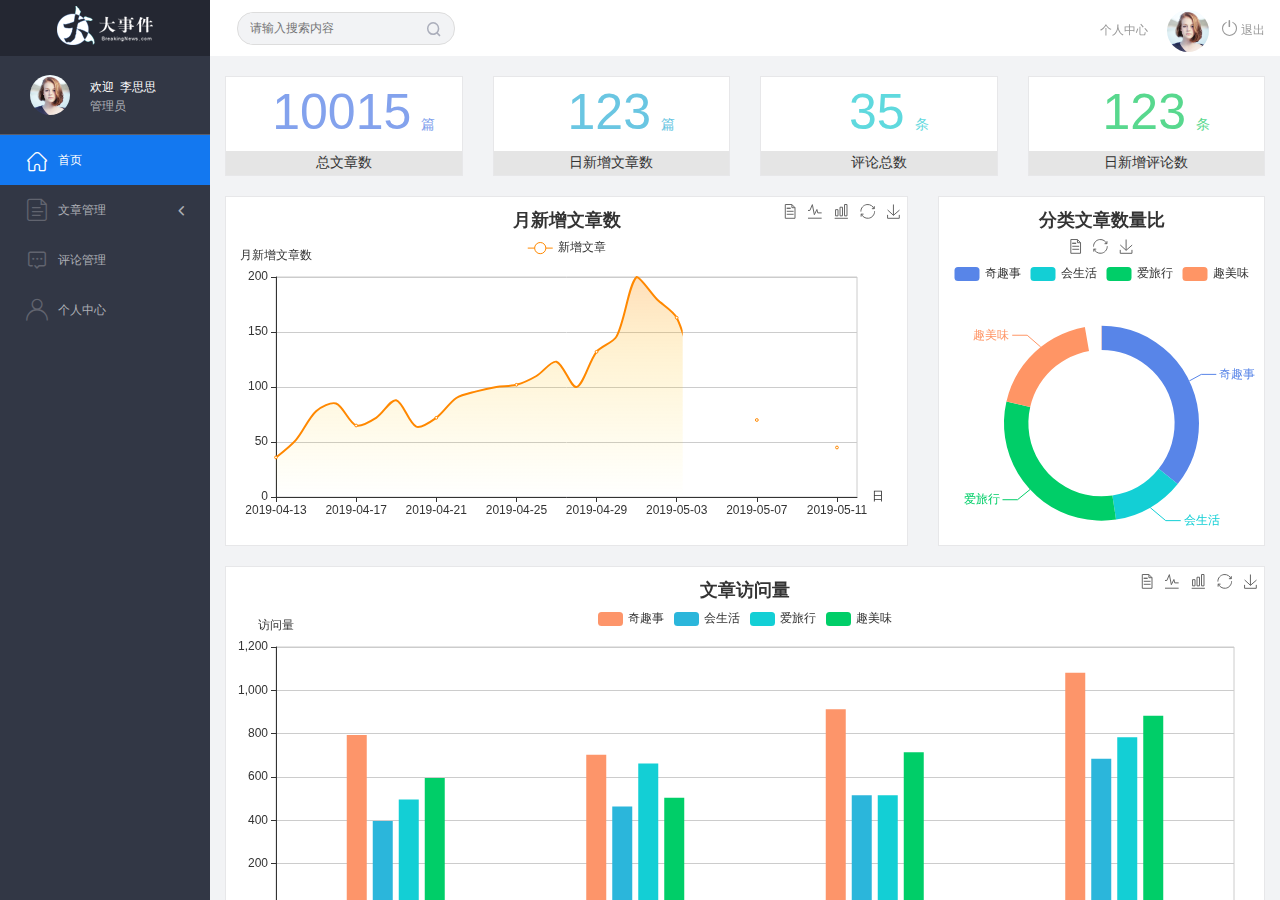
<file: web_back/index.html>
<!DOCTYPE html>
<html lang="en">

<head>
    <meta charset="UTF-8">
    <meta name="viewport" content="width=device-width, initial-scale=1.0">
    <meta http-equiv="X-UA-Compatible" content="ie=edge">
    <title>大事件-后台首页</title>
    <link rel="stylesheet" href="js/bootstrap/css/bootstrap.min.css">
    <link rel="stylesheet" href="css/reset.css">
    <link rel="stylesheet" href="css/iconfont.css">
    <link rel="stylesheet" href="css/main.css">
    <script src="js/jquery-1.12.4.min.js"></script>
</head>

<body>
    <div class="sider">
        <a href="#" class="logo"><img src="images/logo02.png" alt="logo"></a>
        <div class="user_info">
            <img src="images/2.jpg" class="user_img" alt="person">
            <span>欢迎&nbsp;&nbsp;<i id="user_name">李思思</i></span>
            <b>管理员</b>
        </div>
        <div class="menu">
            <div class="level01 active"><a href="main_count.html" target="main_frame"><i
                        class="iconfont icon-yidiandiantubiao04"></i><span>首页</span></a></div>
            <div class="level01"><a href="#"><i class="iconfont icon-icon-article"></i><span>文章管理</span><b
                        class="iconfont icon-arrowdownl"></b></a></div>
            <ul class="level02">
                <li><a href="article_list.html" target="main_frame"><i
                            class="iconfont icon-previewright"></i><span>文章列表</span></a></li>
                <li><a href="article_release.html" target="main_frame"><i
                            class="iconfont icon-previewright"></i><span>发表文章</span></a></li>
                <li><a href="article_category.html" target="main_frame"><i
                            class="iconfont icon-previewright"></i><span>文章类别管理</span></a></li>
            </ul>

            <div class="level01"><a href="comment_list.html" target="main_frame"><i
                        class="iconfont icon-comment"></i><span>评论管理</span></a></div>
            <div class="level01"><a href="user.html" target="main_frame"><i
                        class="iconfont icon-user"></i><span>个人中心</span></a></div>
        </div>
    </div>

    <div class="header_bar">
        <form class="search_form">
            <input type="text" placeholder="请输入搜索内容">
            <i class="iconfont icon-search"></i>
        </form>
        <div class="user_center_link">
            <a href="user.html" onclick="setMenu(3,0)" target="main_frame">个人中心</a>
            <img src="images/2.jpg" class="user_img" alt="person">
            <a href="javascript:;" id="btnlogout"><i class="iconfont icon-tuichu"></i> 退出</a>
        </div>
    </div>

    <div class="main" id="main_body">
        <iframe src="main_count.html" frameborder="0" id="main_frame" name="main_frame" frameborder="0"
            scrolling="auto"></iframe>
    </div>



    <script>
        var $level01 = $('.level01');
        var $subli = $('.level02 li')
        $level01.click(function () {
            $level01.not($(this)).removeClass('active');
            $(this).addClass('active');

            if ($(this).next().hasClass('level02')) {
                $(this).next().slideToggle();
                $(this).find('b').toggleClass('rotate0');
            } else {
                $subli.removeClass('active');
            }
        })

        $subli.click(function () {
            $subli.not($(this)).removeClass('active');
            $(this).addClass('active');

            if (!$(this).parent().prev().hasClass('active')) {
                $level01.removeClass('active');
                $(this).parent().prev().addClass('active');
            }
        })

        function resizeFrame() {
            var frame_w = $('#main_body').outerWidth();
            var frame_h = $('#main_body').outerHeight();
            $('#main_frame').css({
                'width': frame_w,
                'height': frame_h
            });
        }

        resizeFrame();

        $(window).resize(function () {
            resizeFrame();
        })


        function setMenu(m, n) {
            $level01.eq(m).addClass('active').siblings().not('.level02').removeClass('active');
            if (m != 1) {
                $('.level02').slideUp();
            } else {
                $('.level02').slideDown();
                $('.level02').children().eq(n).addClass('active').siblings().removeClass('active');
            }
        }
    </script>

    <script src="./js/util/config.js"></script>
    <script src="./js/util/request.js"></script>
    <script>
        //思路： 1.获取 2.调用接口 3.跳转
        $('#btnlogout').click(function () {
            // 管理员注销
            user.logout()
                .then(function (res) {
                    if (res.code === 200) {
                        window.location.href = "./login.html"
                    } else {
                        alert(res.msg)
                    }
                })
        })

        //思路： 1.发送请求 2.dom修改
        // 获取管理员信息
        user.userInfo()
            .then(function (res) {
                // console.log(res);
                if (res.code === 200) {
                    //   console.log(res.data.nickname,res.data.user_pic);

                    $('#user_name').text(res.data.nickname)
                    $('.user_img').attr("src", res.data.user_pic)
                } else {
                    alert(res.msg)
                }
            })
    </script>
</body>

</html>
</file>
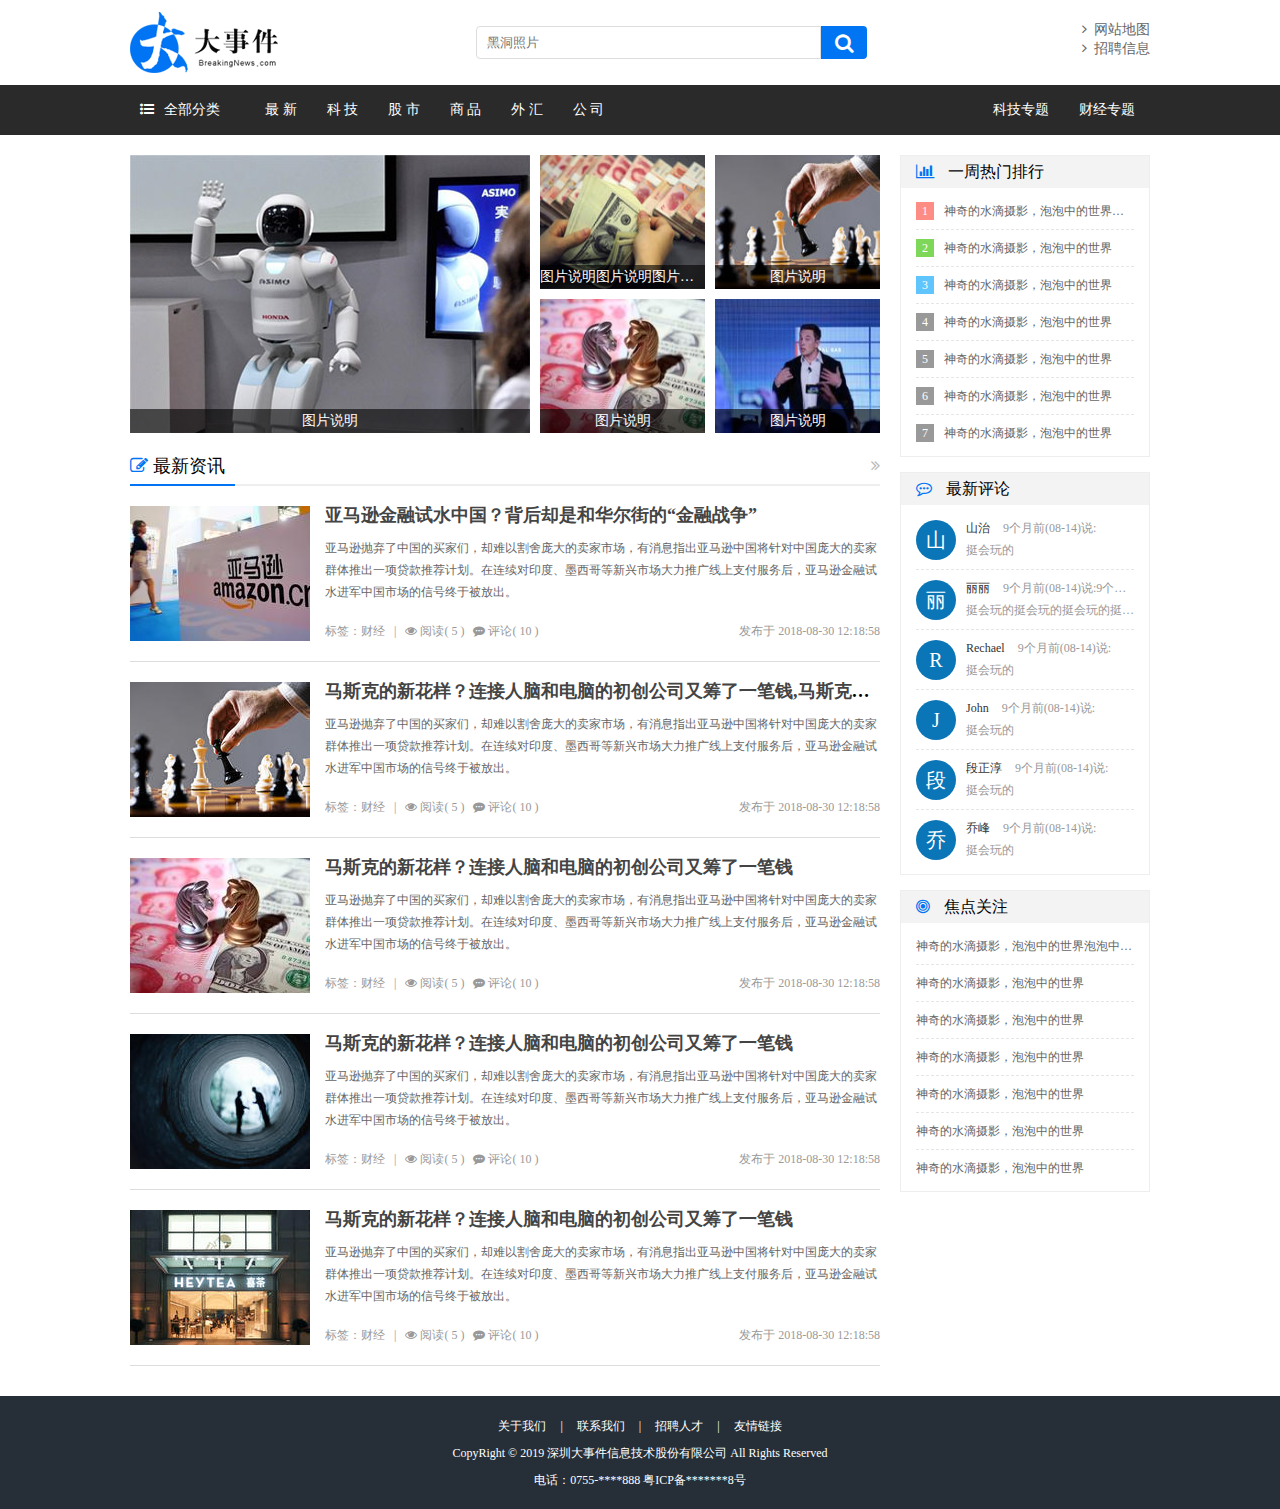
<file: web_front/index.html>
<!DOCTYPE html>
<html lang="en">

<head>
    <meta charset="UTF-8">
    <meta name="viewport" content="width=device-width, initial-scale=1.0">
    <meta http-equiv="X-UA-Compatible" content="ie=edge">
    <title>大事件-首页</title>
    <link rel="stylesheet" href="css/reset.css">
    <link rel="stylesheet" href="css/font-awesome.min.css">
    <link rel="stylesheet" href="css/main.css">
</head>

<body>
    <div class="header">
        <a href="#" class="logo fl"><img src="images/logo.png" alt="logo"></a>
        <div class="search_form fl">
            <input type="text" class="search_txt" placeholder="黑洞照片">
            <button class="search_btn"><i class="fa fa-search"></i></button>
        </div>
        <div class="link_info fr">
            <a href="#"><i class="fa fa-angle-right"></i>&nbsp;&nbsp;网站地图</a><br>
            <a href="#"><i class="fa fa-angle-right"></i>&nbsp;&nbsp;招聘信息</a>
        </div>
    </div>

    <div class="menu_con">
        <div class="menu">
            <div class="menu_collapse fl">
                <a href="javascript:;" class="level_one"><i class="fa fa-list-ul"></i>全部分类</a>
                <ul class="level_two">
                    <li class="up"></li>
                    <li><a href="#">最 新</a></li>
                    <li><a href="#">科 技</a></li>
                    <li><a href="#">股 市</a></li>
                    <li><a href="#">商 品</a></li>
                    <li><a href="#">外 汇</a></li>
                    <li><a href="#">公 司</a></li>
                </ul>
            </div>
            <ul class="left_menu fl">
                <li><a href="#">最 新</a></li>
                <li><a href="#">科 技</a></li>
                <li><a href="#">股 市</a></li>
                <li><a href="#">商 品</a></li>
                <li><a href="#">外 汇</a></li>
                <li><a href="#">公 司</a></li>
            </ul>
            <ul class="right_menu fr">
                <li><a href="#">科技专题</a></li>
                <li><a href="#">财经专题</a></li>
            </ul>
        </div>
    </div>

    <div class="main_con clearfix">
        <div class="left_con">
            <ul class="focus_list">
                <li class="first">
                    <a href="#"><img src="images/pic01.jpg" alt=""></a>
                    <p>图片说明</p>
                </li>
                <li>
                    <a href="#"><img src="images/pic02.jpg" alt=""></a>
                    <p>图片说明图片说明图片说明图片说明图片说明图片说明图片说明图片说明图片说明</p>
                </li>
                <li>
                    <a href="#"><img src="images/pic03.jpg" alt=""></a>
                    <p>图片说明</p>
                </li>
                <li>
                    <a href="#"><img src="images/pic05.jpg" alt=""></a>
                    <p>图片说明</p>
                </li>
                <li>
                    <a href="#"><img src="images/pic06.jpg" alt=""></a>
                    <p>图片说明</p>
                </li>
            </ul>

            <div class="common_title">
                <h3><i class="fa fa-edit"></i> 最新资讯</h3>
                <a href="#" class="more"><i class="fa fa-angle-double-right"></i></a>
            </div>

            <div class="common_news_list">
                <a href="#" class="list_pic"><img src="images/pic09.jpg" alt=""></a>
                <h4><a href="#">亚马逊金融试水中国？背后却是和华尔街的“金融战争” </a></h4>
                <p>亚马逊抛弃了中国的买家们，却难以割舍庞大的卖家市场，有消息指出亚马逊中国将针对中国庞大的卖家群体推出一项贷款推荐计划。在连续对印度、墨西哥等新兴市场大力推广线上支付服务后，亚马逊金融试水进军中国市场的信号终于被放出。
                </p>
                <div class="new_info">
                    <span>标签：财经&nbsp;&nbsp;&nbsp;|&nbsp;&nbsp;&nbsp;<i class="fa fa-eye"></i>&nbsp;阅读( 5
                        )&nbsp;&nbsp;&nbsp;<i class="fa fa-commenting"></i>&nbsp;评论( 10 )</span>
                    <b>发布于 2018-08-30 12:18:58</b>
                </div>
            </div>

            <div class="common_news_list">
                <a href="#" class="list_pic"><img src="images/pic03.jpg" alt=""></a>
                <h4><a href="#">马斯克的新花样？连接人脑和电脑的初创公司又筹了一笔钱,马斯克的新花样？连接人脑和电脑的初创公司又筹了一笔钱</a></h4>
                <p>亚马逊抛弃了中国的买家们，却难以割舍庞大的卖家市场，有消息指出亚马逊中国将针对中国庞大的卖家群体推出一项贷款推荐计划。在连续对印度、墨西哥等新兴市场大力推广线上支付服务后，亚马逊金融试水进军中国市场的信号终于被放出。
                </p>
                <div class="new_info">
                    <span>标签：财经&nbsp;&nbsp;&nbsp;|&nbsp;&nbsp;&nbsp;<i class="fa fa-eye"></i>&nbsp;阅读( 5
                        )&nbsp;&nbsp;&nbsp;<i class="fa fa-commenting"></i>&nbsp;评论( 10 )</span>
                    <b>发布于 2018-08-30 12:18:58</b>
                </div>
            </div>

            <div class="common_news_list">
                <a href="#" class="list_pic"><img src="images/pic05.jpg" alt=""></a>
                <h4><a href="#">马斯克的新花样？连接人脑和电脑的初创公司又筹了一笔钱</a></h4>
                <p>亚马逊抛弃了中国的买家们，却难以割舍庞大的卖家市场，有消息指出亚马逊中国将针对中国庞大的卖家群体推出一项贷款推荐计划。在连续对印度、墨西哥等新兴市场大力推广线上支付服务后，亚马逊金融试水进军中国市场的信号终于被放出。
                </p>
                <div class="new_info">
                    <span>标签：财经&nbsp;&nbsp;&nbsp;|&nbsp;&nbsp;&nbsp;<i class="fa fa-eye"></i>&nbsp;阅读( 5
                        )&nbsp;&nbsp;&nbsp;<i class="fa fa-commenting"></i>&nbsp;评论( 10 )</span>
                    <b>发布于 2018-08-30 12:18:58</b>
                </div>
            </div>

            <div class="common_news_list">
                <a href="#" class="list_pic"><img src="images/pic07.jpg" alt=""></a>
                <h4><a href="#">马斯克的新花样？连接人脑和电脑的初创公司又筹了一笔钱</a></h4>
                <p>亚马逊抛弃了中国的买家们，却难以割舍庞大的卖家市场，有消息指出亚马逊中国将针对中国庞大的卖家群体推出一项贷款推荐计划。在连续对印度、墨西哥等新兴市场大力推广线上支付服务后，亚马逊金融试水进军中国市场的信号终于被放出。
                </p>
                <div class="new_info">
                    <span>标签：财经&nbsp;&nbsp;&nbsp;|&nbsp;&nbsp;&nbsp;<i class="fa fa-eye"></i>&nbsp;阅读( 5
                        )&nbsp;&nbsp;&nbsp;<i class="fa fa-commenting"></i>&nbsp;评论( 10 )</span>
                    <b>发布于 2018-08-30 12:18:58</b>
                </div>
            </div>

            <div class="common_news_list">
                <a href="#" class="list_pic"><img src="images/pic10.jpg" alt=""></a>
                <h4><a href="#">马斯克的新花样？连接人脑和电脑的初创公司又筹了一笔钱</a></h4>
                <p>亚马逊抛弃了中国的买家们，却难以割舍庞大的卖家市场，有消息指出亚马逊中国将针对中国庞大的卖家群体推出一项贷款推荐计划。在连续对印度、墨西哥等新兴市场大力推广线上支付服务后，亚马逊金融试水进军中国市场的信号终于被放出。
                </p>
                <div class="new_info">
                    <span>标签：财经&nbsp;&nbsp;&nbsp;|&nbsp;&nbsp;&nbsp;<i class="fa fa-eye"></i>&nbsp;阅读( 5
                        )&nbsp;&nbsp;&nbsp;<i class="fa fa-commenting"></i>&nbsp;评论( 10 )</span>
                    <b>发布于 2018-08-30 12:18:58</b>
                </div>
            </div>

        </div>
        <div class="right_con">
            <div class="common_wrap">
                <h3><i class="fa fa-bar-chart"></i> 一周热门排行</h3>
                <ul class="content_list">
                    <li><span class="first">1</span><a href="#">神奇的水滴摄影，泡泡中的世界泡泡中的世界</a></li>
                    <li><span class="second">2</span><a href="#">神奇的水滴摄影，泡泡中的世界</a></li>
                    <li><span class="third">3</span><a href="#">神奇的水滴摄影，泡泡中的世界</a></li>
                    <li><span>4</span><a href="#">神奇的水滴摄影，泡泡中的世界</a></li>
                    <li><span>5</span><a href="#">神奇的水滴摄影，泡泡中的世界</a></li>
                    <li><span>6</span><a href="#">神奇的水滴摄影，泡泡中的世界</a></li>
                    <li><span>7</span><a href="#">神奇的水滴摄影，泡泡中的世界</a></li>
                </ul>
            </div>
            <div class="common_wrap">
                <h3><i class="fa fa-commenting-o"></i> 最新评论</h3>
                <ul class="content_list comment_list">
                    <li>
                        <span>山</span>
                        <b><em>山治</em> 9个月前(08-14)说:</b>
                        <strong>挺会玩的</strong>
                    </li>
                    <li>
                        <span>丽</span>
                        <b><em>丽丽</em> 9个月前(08-14)说:9个月前(08-14)说:9个月前(08-14)说:</b>
                        <strong>挺会玩的挺会玩的挺会玩的挺会玩的</strong>
                    </li>
                    <li>
                        <span>R</span>
                        <b><em>Rechael</em> 9个月前(08-14)说:</b>
                        <strong>挺会玩的</strong>
                    </li>
                    <li>
                        <span>J</span>
                        <b><em>John</em> 9个月前(08-14)说:</b>
                        <strong>挺会玩的</strong>
                    </li>
                    <li>
                        <span>段</span>
                        <b><em>段正淳</em> 9个月前(08-14)说:</b>
                        <strong>挺会玩的</strong>
                    </li>
                    <li>
                        <span>乔</span>
                        <b><em>乔峰</em> 9个月前(08-14)说:</b>
                        <strong>挺会玩的</strong>
                    </li>
                </ul>
            </div>
            <div class="common_wrap">
                <h3><i class="fa fa-bullseye"></i> 焦点关注</h3>
                <ul class="content_list guanzhu_list">
                    <li><a href="#">神奇的水滴摄影，泡泡中的世界泡泡中的世界</a></li>
                    <li><a href="#">神奇的水滴摄影，泡泡中的世界</a></li>
                    <li><a href="#">神奇的水滴摄影，泡泡中的世界</a></li>
                    <li><a href="#">神奇的水滴摄影，泡泡中的世界</a></li>
                    <li><a href="#">神奇的水滴摄影，泡泡中的世界</a></li>
                    <li><a href="#">神奇的水滴摄影，泡泡中的世界</a></li>
                    <li><a href="#">神奇的水滴摄影，泡泡中的世界</a></li>
                </ul>
            </div>
        </div>
    </div>

    <div class="footer clearfix">
        <div class="foot_link">
            <a href="#">关于我们</a>
            <span>|</span>
            <a href="#">联系我们</a>
            <span>|</span>
            <a href="#">招聘人才</a>
            <span>|</span>
            <a href="#">友情链接</a>		
        </div>
        <p>CopyRight © 2019 深圳大事件信息技术股份有限公司   All Rights Reserved</p>
        <p>电话：0755-****888    粤ICP备*******8号</p>
    </div>

</body>

</html>
</file>
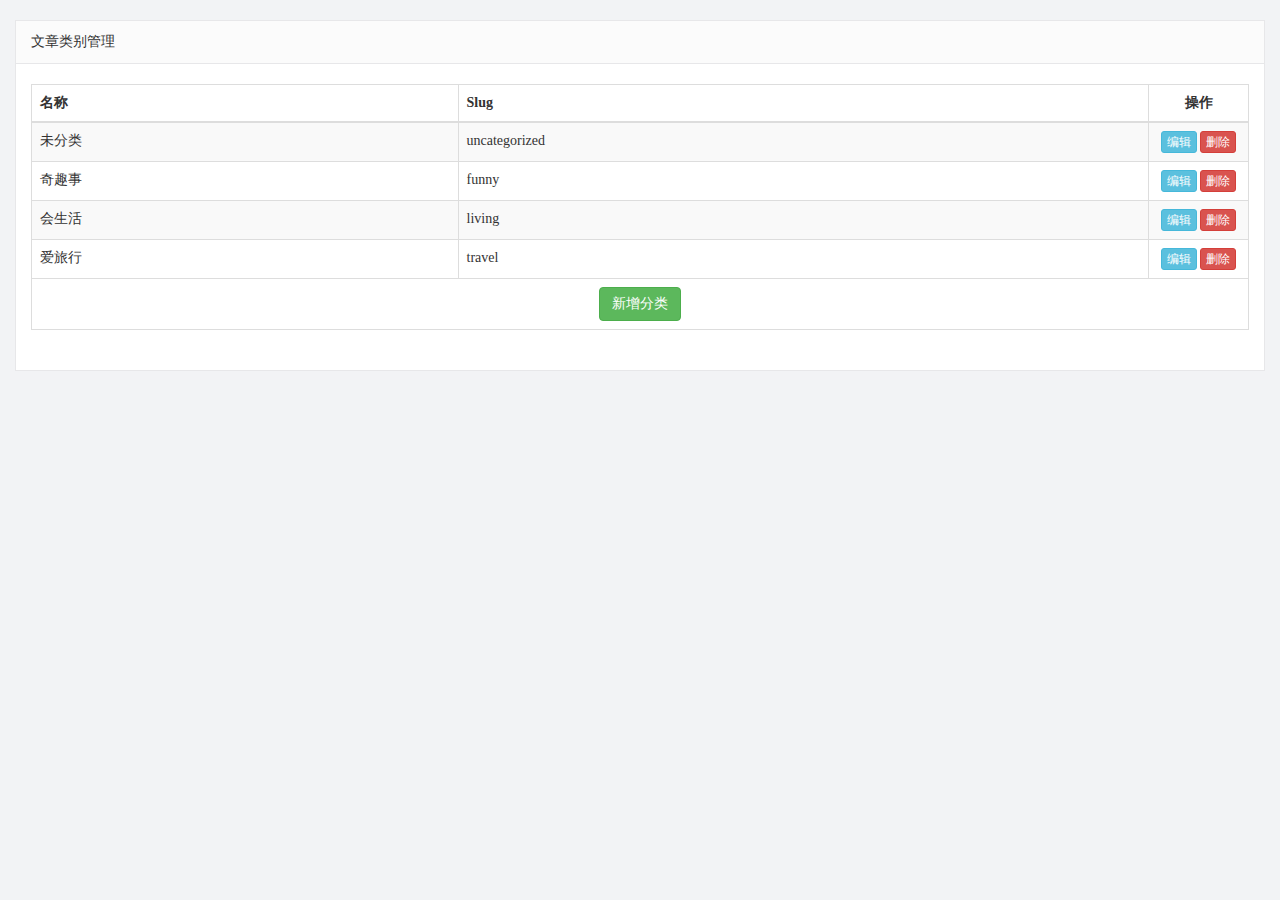
<file: web_back/article_category.html>
<!DOCTYPE html>
<html lang="en">

<head>
    <meta charset="UTF-8">
    <meta name="viewport" content="width=device-width, initial-scale=1.0">
    <meta http-equiv="X-UA-Compatible" content="ie=edge">
    <title>文章列表</title>
    <link rel="stylesheet" href="js/bootstrap/css/bootstrap.min.css">
    <link rel="stylesheet" href="css/reset.css">
    <link rel="stylesheet" href="css/iconfont.css">
    <link rel="stylesheet" href="css/main.css">
    <script src="js/jquery-1.12.4.min.js"></script>
    <script src="js/bootstrap/js/bootstrap.min.js"></script>
</head>

<body>
    <div class="container-fluid">
        <div class="common_title">
            文章类别管理
        </div>
        <div class="container-fluid common_con">
            <table class="table table-striped table-bordered table-hover mp20 category_table">
                <thead>
                    <tr>
                        <th>名称</th>
                        <th>Slug</th>
                        <th class="text-center" width="100">操作</th>
                    </tr>
                </thead>
                <tbody>
                    <tr>
                        <td>未分类</td>
                        <td>uncategorized</td>
                        <td class="text-center">
                            <a href="javascript:editTr({&quot;id&quot;:&quot;1&quot;,&quot;slug&quot;:&quot;uncategorized&quot;,&quot;name&quot;:&quot;未分类&quot;});"
                                class="btn btn-info btn-xs">编辑</a>
                            <a href="javascript:deleteTr( 1 );" class="btn btn-danger btn-xs">删除</a>
                        </td>
                    </tr>

                    <tr>
                        <td>奇趣事</td>
                        <td>funny</td>
                        <td class="text-center">
                            <a href="javascript:editTr({&quot;id&quot;:&quot;2&quot;,&quot;slug&quot;:&quot;funny&quot;,&quot;name&quot;:&quot;奇趣事&quot;});"
                                class="btn btn-info btn-xs">编辑</a>
                            <a href="javascript:deleteTr( 2 );" class="btn btn-danger btn-xs">删除</a>
                        </td>
                    </tr>

                    <tr>
                        <td>会生活</td>
                        <td>living</td>
                        <td class="text-center">
                            <a href="javascript:editTr({&quot;id&quot;:&quot;3&quot;,&quot;slug&quot;:&quot;living&quot;,&quot;name&quot;:&quot;会生活&quot;});"
                                class="btn btn-info btn-xs">编辑</a>
                            <a href="javascript:deleteTr( 3 );" class="btn btn-danger btn-xs">删除</a>
                        </td>
                    </tr>

                    <tr>
                        <td>爱旅行</td>
                        <td>travel</td>
                        <td class="text-center">
                            <a href="javascript:editTr({&quot;id&quot;:&quot;4&quot;,&quot;slug&quot;:&quot;travel&quot;,&quot;name&quot;:&quot;爱旅行&quot;});"
                                class="btn btn-info btn-xs">编辑</a>
                            <a href="javascript:deleteTr( 4 );" class="btn btn-danger btn-xs">删除</a>
                        </td>
                    </tr>
                </tbody>
                <tfoot>
                    <tr>
                        <td colspan="3" class="text-center">
                            <a href="#" class="btn btn-success" data-toggle="modal" data-target="#addModal">新增分类</a>
                        </td>
                    </tr>
                </tfoot>
            </table>
        </div>
    </div>

    <div class="modal fade" id="addModal">
        <div class="modal-dialog" role="document">
            <div class="modal-content">
                <div class="modal-header">
                    <button type="button" class="close" data-dismiss="modal" aria-label="Close"></button>
                    <h4 class="modal-title">新增分类</h4>
                </div>
                <div class="modal-body">
                    <form>
                        <div class="form-group">
                            <label for="recipient-name" class="control-label">分类名称:</label>
                            <input type="text" class="form-control" id="recipient-name">
                        </div>
                        <div class="form-group">
                            <label for="message-text" class="control-label">分类别名:</label>
                            <input type="text" class="form-control" id="recipient-name">
                        </div>
                    </form>
                </div>
                <div class="modal-footer">
                    <button type="button" class="btn btn-default" id="model_shutoff">关闭</button>
                    <button type="button" class="btn btn-primary" id="model_add">新增</button>
                </div>
            </div>
        </div>
    </div>

    <script>
        // $('#addModal').modal({
        //     show: false,
        //     backdrop: false
        // });

        // $('#model_shutoff').click(function () {
        //     alert('shutoff');
        //     $('#addModal').modal('hide');
        // });

        // $('#model_add').click(function () {
        //     alert('add');
        //     $('#addModal').modal('hide');
        // });

        // $('.category_table').delegate('a', 'click', function () {
        //     if ($(this).hasClass('btn-info')) {
        //         $('#addModal .modal-title').html('修改分类名称');
        //         $('#addModal').modal('show');
        //     }
        // })      
    </script>

</body>

</html>
</file>
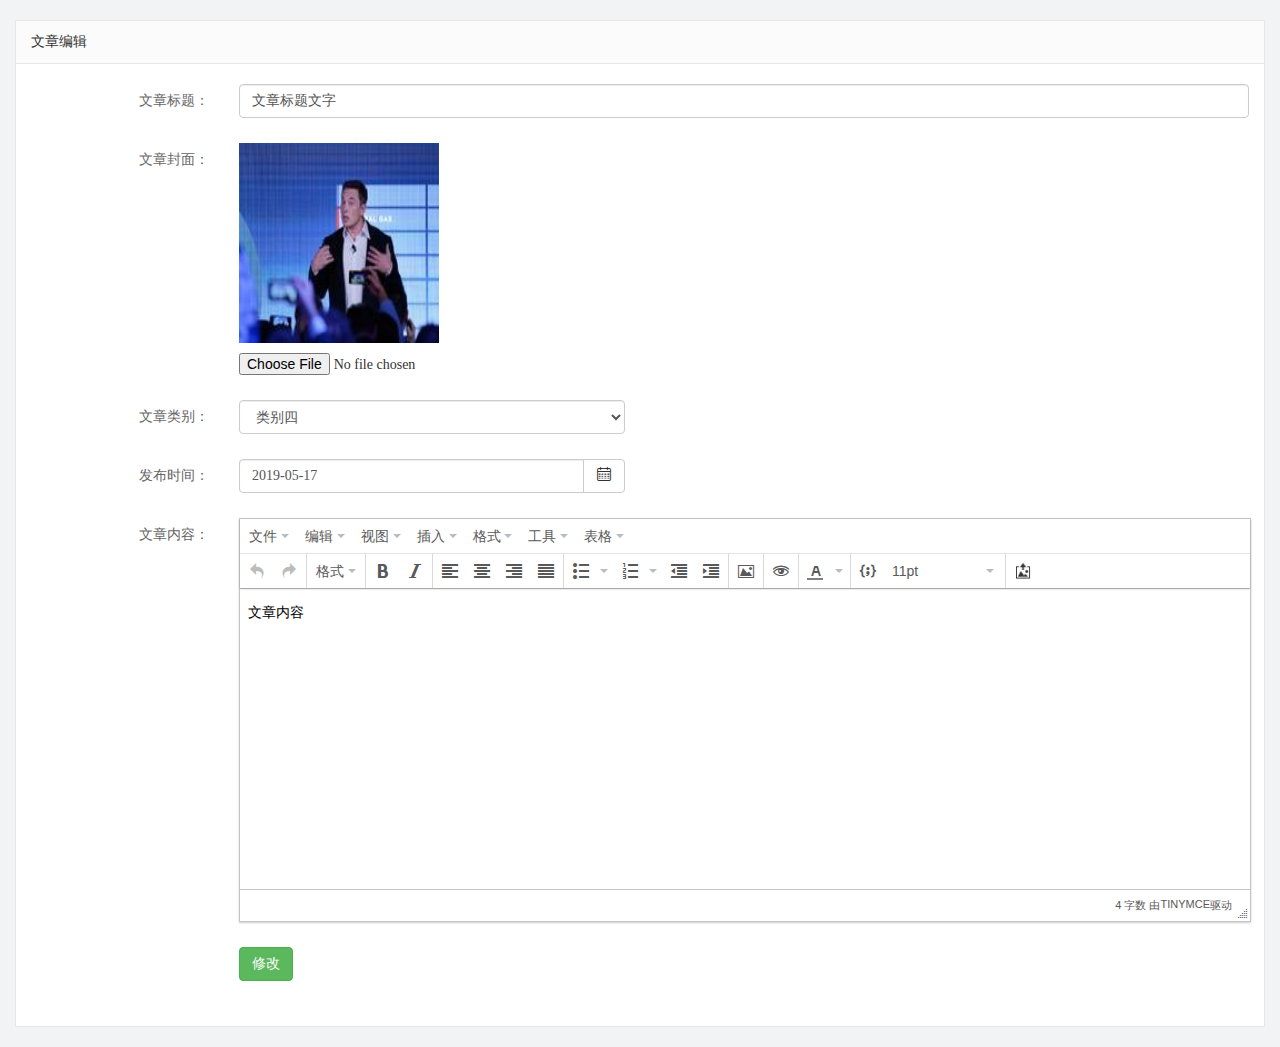
<file: web_back/article_edit.html>
<!DOCTYPE html>
<html lang="en">

<head>
    <meta charset="UTF-8">
    <meta name="viewport" content="width=device-width, initial-scale=1.0">
    <meta http-equiv="X-UA-Compatible" content="ie=edge">
    <title>文章列表</title>
    <link rel="stylesheet" href="js/bootstrap/css/bootstrap.min.css">
    <link rel="stylesheet" href="css/reset.css">
    <link rel="stylesheet" href="css/iconfont.css">
    <link rel="stylesheet" href="css/main.css">
    <link type="text/css" rel="stylesheet" href="js/jedate/css/jedate.css">
    <script src="js/jquery-1.12.4.min.js"></script>
    <script src="js/jedate/js/jedate.js"></script>
    <script src="js/tinymce/js/tinymce/tinymce.min.js"></script>
    <script src="js/tinymce/js/tinymce_setup.js"></script>
</head>

<body>
    <div class="container-fluid">
        <div class="common_title">
            文章编辑
        </div>
        <div class="container-fluid common_con">
            <form class="form-horizontal article_form">
                <div class="form-group">
                    <label for="inputEmail3" class="col-sm-2 control-label">文章标题：</label>
                    <div class="col-sm-10">
                        <input type="email" class="form-control" id="inputEmail3" value="文章标题文字">
                    </div>
                </div>
                <div class="form-group">
                    <label for="inputPassword3" class="col-sm-2 control-label">文章封面：</label>
                    <div class="col-sm-10">
                        <img src="images/pic06.jpg" class="article_cover">
                        <input type="file" id="exampleInputFile">
                    </div>
                </div>
                <div class="form-group">
                    <label for="inputEmail3" class="col-sm-2 control-label">文章类别：</label>
                    <div class="col-sm-4">
                        <select class="form-control">
                            <option>类别一</option>
                            <option>类别二</option>
                            <option>类别三</option>
                            <option selected>类别四</option>
                            <option>类别五</option>
                        </select>
                    </div>
                </div>
                <div class="form-group">
                    <label for="inputEmail3" class="col-sm-2 control-label">发布时间：</label>
                    <div class="col-sm-4">

                        <div class="input-group">
                            <input type="text" class="form-control" value="2019-05-17" id="dateinput">
                            <span class="input-group-btn">
                                <button class="btn btn-default" type="button"
                                    onclick="jeDate('#dateinput',{trigger:false,format: 'YYYY-MM-DD'})"><i
                                        class="iconfont icon-icondate"></i></button>
                            </span>
                        </div>
                    </div>
                </div>
                <div class="form-group">
                    <label for="inputEmail3" class="col-sm-2 control-label">文章内容：</label>
                    <div class="col-sm-10">
                        <input type="text" class="form-control" id="rich_content" name="content" placeholder="文章内容" value="文章内容">
                    </div>
                </div>
                <div class="form-group">
                    <div class="col-sm-offset-2 col-sm-10">
                        <button type="submit" class="btn btn-success">修改</button>
                    </div>
                </div>
            </form>
        </div>
    </div>
</body>
</html>
</file>
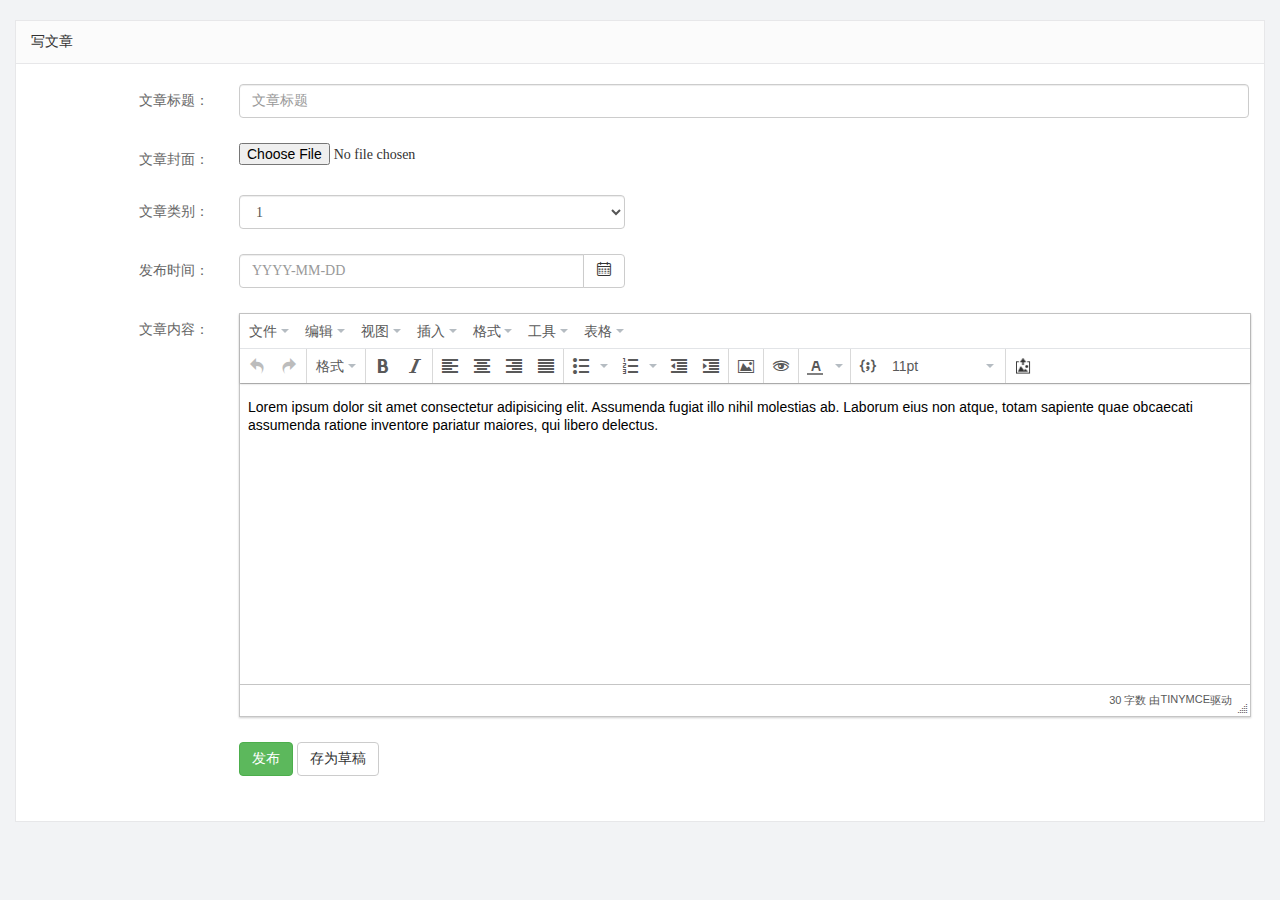
<file: web_back/article_release.html>
<!DOCTYPE html>
<html lang="en">

<head>
    <meta charset="UTF-8">
    <meta name="viewport" content="width=device-width, initial-scale=1.0">
    <meta http-equiv="X-UA-Compatible" content="ie=edge">
    <title>文章列表</title>
    <link rel="stylesheet" href="js/bootstrap/css/bootstrap.min.css">
    <link rel="stylesheet" href="css/reset.css">
    <link rel="stylesheet" href="css/iconfont.css">
    <link rel="stylesheet" href="css/main.css">
    <link type="text/css" rel="stylesheet" href="js/jedate/css/jedate.css">
    <script src="js/jquery-1.12.4.min.js"></script>
    <script src="js/jedate/js/jedate.js"></script>
    <script src="js/tinymce/js/tinymce/tinymce.min.js"></script>
    <script src="js/tinymce/js/tinymce_setup.js"></script>
</head>

<body>
    <div class="container-fluid">
        <div class="common_title">
            写文章
        </div>
        <div class="container-fluid common_con">
            <form class="form-horizontal article_form">
                <div class="form-group">
                    <label for="inputEmail3" class="col-sm-2 control-label">文章标题：</label>
                    <div class="col-sm-10">
                        <input type="email" class="form-control" id="inputEmail3" placeholder="文章标题">
                    </div>
                </div>
                <div class="form-group">
                    <label for="inputPassword3" class="col-sm-2 control-label">文章封面：</label>
                    <div class="col-sm-10">
                        <input type="file" id="exampleInputFile">
                    </div>
                </div>
                <div class="form-group">
                    <label for="inputEmail3" class="col-sm-2 control-label">文章类别：</label>
                    <div class="col-sm-4">
                        <select class="form-control">
                            <option>1</option>
                            <option>2</option>
                            <option>3</option>
                            <option>4</option>
                            <option>5</option>
                        </select>
                    </div>
                </div>
                <div class="form-group">
                    <label for="inputEmail3" class="col-sm-2 control-label">发布时间：</label>
                    <div class="col-sm-4">

                        <div class="input-group">
                            <input type="text" class="form-control" placeholder="YYYY-MM-DD" id="dateinput">
                            <span class="input-group-btn">
                                <button class="btn btn-default" type="button"
                                    onclick="jeDate('#dateinput',{trigger:false,format: 'YYYY-MM-DD'})"><i
                                        class="iconfont icon-icondate"></i></button>
                            </span>
                        </div>
                    </div>
                </div>
                <div class="form-group">
                    <label for="inputEmail3" class="col-sm-2 control-label">文章内容：</label>
                    <div class="col-sm-10">
                        <textarea class="form-control" id="rich_content" name="content" placeholder="文章内容">
                            Lorem ipsum dolor sit amet consectetur adipisicing elit. Assumenda fugiat illo nihil molestias ab. Laborum eius non atque, totam sapiente quae obcaecati assumenda ratione inventore pariatur maiores, qui libero delectus.
                            </textarea>
                    </div>
                </div>
                <div class="form-group">
                    <div class="col-sm-offset-2 col-sm-10">
                        <button type="submit" class="btn btn-success">发布</button>
                        <button type="submit" class="btn btn-default">存为草稿</button>
                    </div>
                </div>
            </form>
        </div>
    </div>

</body>

</html>
</file>
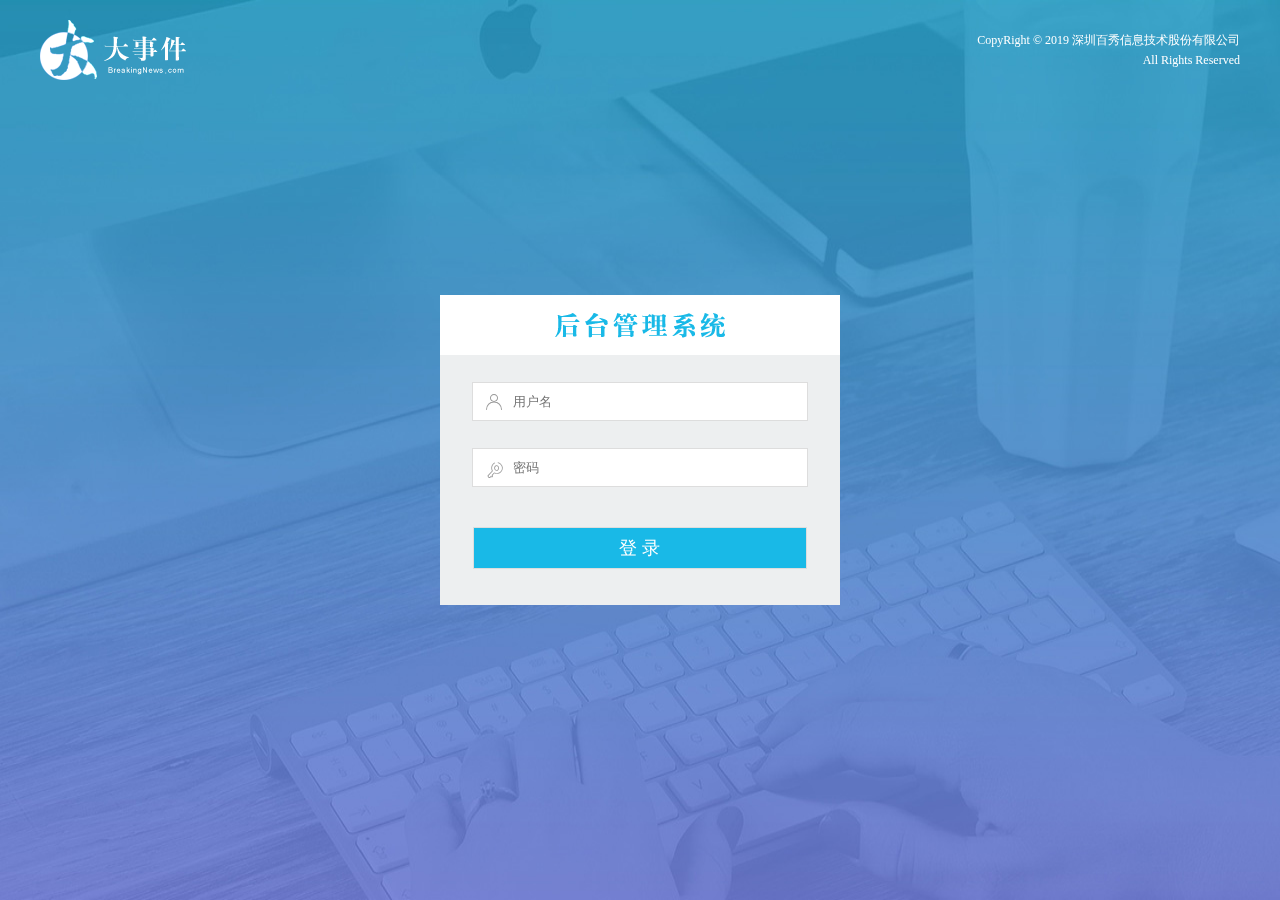
<file: web_back/login.html>
<!DOCTYPE html>
<html lang="en">

<head>
    <meta charset="UTF-8">
    <meta name="viewport" content="width=device-width, initial-scale=1.0">
    <meta http-equiv="X-UA-Compatible" content="ie=edge">
    <title>大事件-后台登录页</title>
    <link rel="stylesheet" type="text/css" href="css/reset.css">
    <link rel="stylesheet" type="text/css" href="css/iconfont.css">
    <link rel="stylesheet" type="text/css" href="css/main.css">
</head>

<body>
    <div class="main_wrap">
        <div class="header">
            <a href="#" class="logo"><img src="images/logo.png" alt=""></a>
            <div class="copyright">CopyRight © 2019 深圳百秀信息技术股份有限公司<br>All Rights Reserved</div>
        </div>

        <div class="login_form_con">
            <div class="login_title"></div>
            <form class="login_form">
                <i class="iconfont icon-user"></i>
                <i class="iconfont icon-key"></i>
                <input type="text" id="username" class="input_txt" placeholder="用户名">
                <input type="password" id="password" class="input_pass" placeholder="密码">
                <input type="button" id="btnlogin" class="input_sub" value="登 录">
            </form>
        </div>
    </div>

    <script src="./js/jquery-1.12.4.min.js"></script>

    <script src="./js/util/config.js"></script>
    
    <script src="./js/util/request.js"></script>

    <script>
        /*  思路    1.获取用户填写信息  检测内容
                    2.调用接口
                    3.跳转
        */
        $('#btnlogin').click(function () {
            var username = $('#username').val().trim()
            var password = $('#password').val().trim()
            // 清空功能
            // $('#username').val('')
            // $('#password').val('')
            if (username.length == 0 | password == 0) {
                alert('账号信息不能为空')
                return;
            }
            // 管理员登陆
            user.login(username, password)
                .then(function (res) {
                    // console.log(res);    
                    if (res.code === 200) {
                        window.location.href = "./index.html"
                    } else {
                        alert(res.msg)
                    }
                })
        })

        $('.login_form').on('keydown','input',function(e){
            console.log(e.keyCode);
            if(e.keyCode == 13){
                $('#btnlogin').click()
            }
        })
    </script>
</body>

</html>
</file>
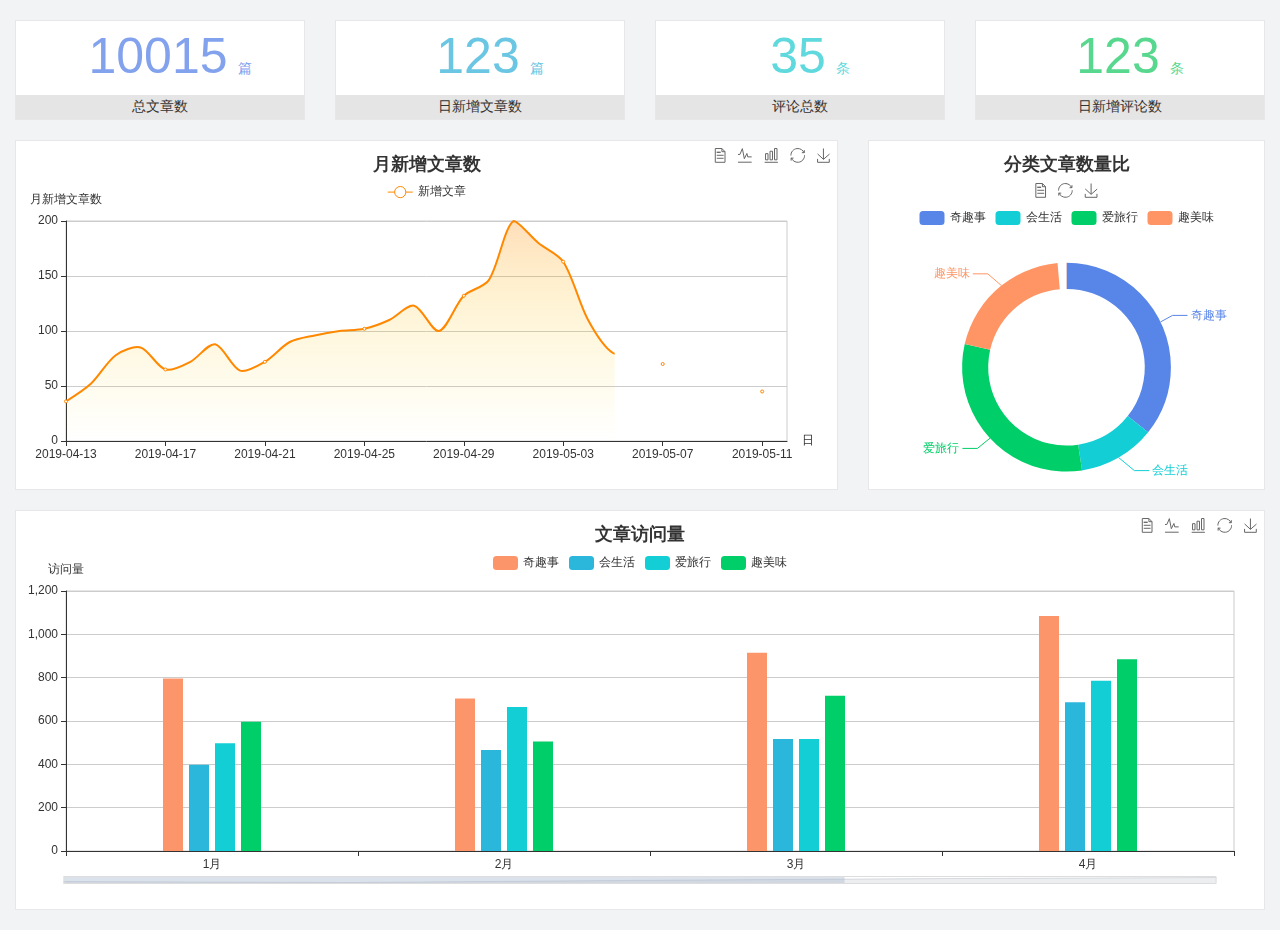
<file: web_back/main_count.html>
<!DOCTYPE html>
<html lang="en">

<head>
    <meta charset="UTF-8">
    <meta name="viewport" content="width=device-width, initial-scale=1.0">
    <meta http-equiv="X-UA-Compatible" content="ie=edge">
    <title>图表统计</title>
    <link rel="stylesheet" href="js/bootstrap/css/bootstrap.min.css">
    <link rel="stylesheet" href="css/reset.css">
    <link rel="stylesheet" href="css/iconfont.css">
    <link rel="stylesheet" href="css/main.css">
    <script src="js/jquery-1.12.4.min.js"></script>
    <script type="text/javascript" src="js/echarts.min.js"></script>
</head>

<body>
    <div class="container-fluid">
        <div class="row spannel_list">
            <div class="col-sm-3 col-xs-6">
                <div class="spannel">
                    <em>10015</em><span>篇</span>
                    <b>总文章数</b>
                </div>
            </div>
            <div class="col-sm-3 col-xs-6">
                <div class="spannel scolor01">
                    <em>123</em><span>篇</span>
                    <b>日新增文章数</b>
                </div>
            </div>
            <div class="col-sm-3 col-xs-6">
                <div class="spannel scolor02">
                    <em>35</em><span>条</span>
                    <b>评论总数</b>
                </div>
            </div>
            <div class="col-sm-3 col-xs-6">
                <div class="spannel scolor03">
                    <em>123</em><span>条</span>
                    <b>日新增评论数</b>
                </div>
            </div>
        </div>
    </div>

    <div class="container-fluid">
        <div class="row curve-pie">
            <div class="col-lg-8 col-md-8">
                <div class="gragh_pannel" id="curve_show"></div>
            </div>
            <div class="col-lg-4 col-md-4">
                <div class="gragh_pannel"  id="pie_show"></div>
            </div>
        </div>
    </div>

    <div class="container-fluid">
        <div class="column_pannel"  id="column_show"></div>
    </div>

    <script>
        var oChart = echarts.init(document.getElementById('curve_show'));
        var aList_all = [
          {'count':36,'date':'2019-04-13'},
          {'count':52,'date':'2019-04-14'},
          {'count':78,'date':'2019-04-15'},
          {'count':85,'date':'2019-04-16'},
          {'count':65,'date':'2019-04-17'},
          {'count':72,'date':'2019-04-18'},
          {'count':88,'date':'2019-04-19'},
          {'count':64,'date':'2019-04-20'},
          {'count':72,'date':'2019-04-21'},
          {'count':90,'date':'2019-04-22'},
          {'count':96,'date':'2019-04-23'},
          {'count':100,'date':'2019-04-24'},
          {'count':102,'date':'2019-04-25'},
          {'count':110,'date':'2019-04-26'},
          {'count':123,'date':'2019-04-27'},
          {'count':100,'date':'2019-04-28'},
          {'count':132,'date':'2019-04-29'},
          {'count':146,'date':'2019-04-30'},
          {'count':200,'date':'2019-05-01'},
          {'count':180,'date':'2019-05-02'},
          {'count':163,'date':'2019-05-03'},
          {'count':110,'date':'2019-05-04'},
          {'count':80,'date':'2019-05-05'},
          {'count':82,'date':'2019-05-06'},
          {'count':70,'date':'2019-05-07'},
          {'count':65,'date':'2019-05-08'},
          {'count':54,'date':'2019-05-09'},
          {'count':40,'date':'2019-05-10'},
          {'count':45,'date':'2019-05-11'},
          {'count':38,'date':'2019-05-12'},
        ];

        let aCount = [];
        let aDate = [];

        for(var i=0;i<aList_all.length;i++){
            aCount.push(aList_all[i].count);
            aDate.push(aList_all[i].date);
        }

        var chartopt = {
                  title:{
                      text: '月新增文章数',
                      left: 'center',
                      top: '10'
                  },
                  tooltip:{
                      trigger: 'axis'
                  },
                  legend: {
                      data:['新增文章'],
                      top: '40'
                  },
                  toolbox: {
                      show : true,
                      feature : {
                          mark : {show: true},
                          dataView : {show: true, readOnly: false},
                          magicType : {show: true, type: ['line','bar']},
                          restore : {show: true},
                          saveAsImage : {show: true}
                      }
                  },
                  calculable : true,               
                  xAxis : [
                      {
                          name: '日',
                          type : 'category',
                          boundaryGap : false,
                          data :aDate
                      }
                  ],        
                  yAxis : [
                      {
                          name: '月新增文章数',
                          type : 'value'
                      }
                  ],      
                  series : [
					        {
					            name:'新增文章',
					            type:'line',
					            smooth:true,
					            itemStyle: {normal: {areaStyle: {type: 'default'}, color: '#f80'}, lineStyle: {color: '#f80'}},
					            data:aCount
                            }],
                            areaStyle:{
						        normal:{
						            color: new echarts.graphic.LinearGradient(0, 0, 0, 1, [{
						                offset: 0,
						                color: 'rgba(255,136,0,0.39)'
						            }, {
						                offset: .34,
						                color: 'rgba(255,180,0,0.25)'
						            },{
						                offset: 1,
						                color: 'rgba(255,222,0,0.00)'
						            }])

						        }
						    },
                  grid: {
                      show: true,             
                      x:50,
                      x2:50,
                      y:80,
                      height:220
                  }                 
            };

        oChart.setOption(chartopt);


        var oPie = echarts.init(document.getElementById('pie_show'));
        var oPieopt =  
        {
          title : {
              top:10,
              text: '分类文章数量比',
              x:'center'
          },
          tooltip : {
              trigger: 'item',
              formatter: "{a} <br/>{b} : {c} ({d}%)"
          },
          color:['#5885e8','#13cfd5','#00ce68','#ff9565'],
          legend: {
              x : 'center',
              top:65,
              data:['奇趣事','会生活','爱旅行','趣美味']
          },
          toolbox: {
              show : true,
              x : 'center',
              top:35,
              feature : {
                  mark : {show: true},
                  dataView : {show: true, readOnly: false},
                  magicType : {
                      show: true, 
                      type: ['pie', 'funnel'],
                      option: {
                          funnel: {
                              x: '25%',
                              width: '50%',
                              funnelAlign: 'left',
                              max: 1548
                          }
                      }
                  },
                  restore : {show: true},
                  saveAsImage : {show: true}
              }
          },
          calculable : true,
          series : [
              {
                  name:'访问来源',
                  type:'pie',
                  radius: ['45%', '60%'],
                  center: ['50%', '65%'],
                  data:[
                      {value:300, name:'奇趣事'},
                      {value:100, name:'会生活'},
                      {value:260, name:'爱旅行'},                   
                      {value:180,name:'趣美味'}
                  ]
              }
          ]
      };
      oPie.setOption(oPieopt);



      var oColumn = this.echarts.init(document.getElementById('column_show'));
        var oColumnopt =  
              {
                title:{
                    text: '文章访问量',
                    left: 'center',
                    top: '10'
              },
                tooltip : {
                    trigger: 'axis'
                },
                legend: {
                    data:['奇趣事','会生活','爱旅行','趣美味'],
                    top:'40'          
                },
                toolbox: {
                    show : true,
                    feature : {
                        mark : {show: true},
                        dataView : {show: true, readOnly: false},
                        magicType : {show: true, type: ['line', 'bar']},
                        restore : {show: true},
                        saveAsImage : {show: true}
                    }
                },
                calculable : true,
               xAxis : [
                    {
                        type : 'category',
                        data : ['1月','2月','3月','4月','5月']
                    }
                ],
                yAxis : [
                    {
                        name : '访问量',
                        type : 'value'
                    }
                ],
                series : [
                    {
                        name:'奇趣事',
                        type:'bar',
                        barWidth:20, 
                        itemStyle:{
                           normal: {areaStyle: {type: 'default'}, color: '#fd956a'}
                        },
                        data:[800, 708, 920, 1090, 1200]
                    },
                    {
                        name:'会生活',
                        type:'bar',
                        barWidth:20, 
                        itemStyle:{
                           normal: {areaStyle: {type: 'default'}, color: '#2bb6db'}
                        },
                        data:[400, 468, 520, 690, 800]
                    },
                    {
                        name:'爱旅行',
                        type:'bar',
                        barWidth:20, 
                        itemStyle:{
                           normal: {areaStyle: {type: 'default'}, color: '#13cfd5'}
                        },
                        data:[500, 668, 520, 790, 900]
                    },
                    {
                        name:'趣美味',
                        type:'bar',
                        barWidth:20, 
                        itemStyle:{
                           normal: {areaStyle: {type: 'default'}, color: '#00ce68'}
                        },
                        data:[600, 508, 720, 890, 1000]
                    }
                ],
                grid: {
                    show: true, 
                    x:50,
                    x2:30,            
                    y:80,
                    height:260
                },
                dataZoom: [//给x轴设置滚动条
                 {
                     start:0,//默认为0
                     end: 100-1000/31,//默认为100
                     type: 'slider',
                     show: true,
                     xAxisIndex: [0],
                     handleSize: 0,//滑动条的 左右2个滑动条的大小
                     height:8,//组件高度
                     left:45, //左边的距离
                     right:50,//右边的距离
                     bottom: 26,//右边的距离
                     handleColor: '#ddd',//h滑动图标的颜色
                     handleStyle: {
                         borderColor: "#cacaca",
                         borderWidth: "1",
                         shadowBlur: 2,
                         background: "#ddd",
                         shadowColor: "#ddd",
                     }
                  }]
            };
            oColumn.setOption(oColumnopt);

    </script>


</body>

</html>
</file>
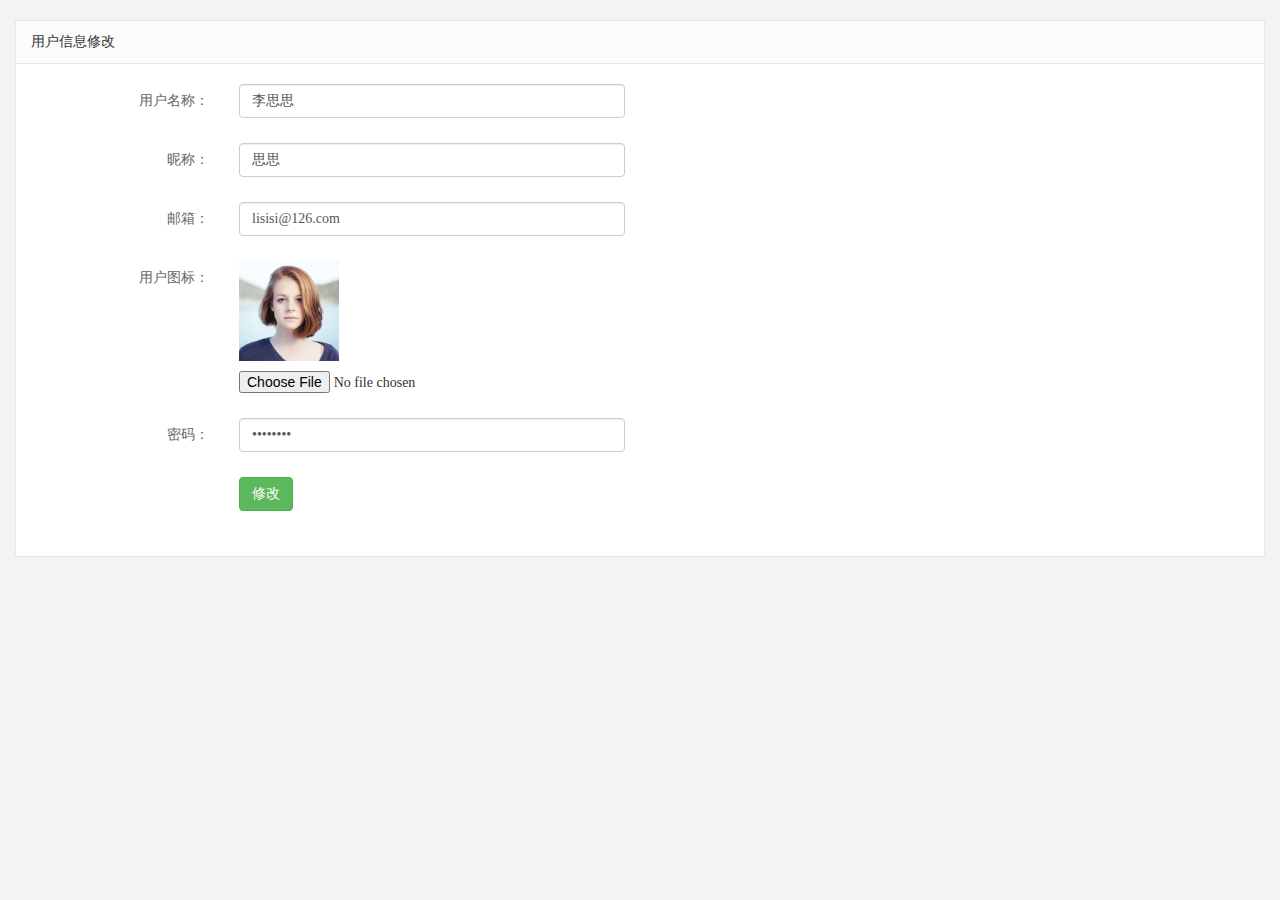
<file: web_back/user.html>
<!DOCTYPE html>
<html lang="en">

<head>
    <meta charset="UTF-8">
    <meta name="viewport" content="width=device-width, initial-scale=1.0">
    <meta http-equiv="X-UA-Compatible" content="ie=edge">
    <title>文章列表</title>
    <link rel="stylesheet" href="js/bootstrap/css/bootstrap.min.css">
    <link rel="stylesheet" href="css/reset.css">
    <link rel="stylesheet" href="css/iconfont.css">
    <link rel="stylesheet" href="css/main.css">
    <script src="js/jquery-1.12.4.min.js"></script>

</head>

<body>
    <div class="container-fluid">
        <div class="common_title">
            用户信息修改
        </div>
        <div class="container-fluid common_con">
            <form class="form-horizontal article_form">
                <div class="form-group">
                    <label for="inputEmail3" class="col-sm-2 control-label">用户名称：</label>
                    <div class="col-sm-4">
                        <input type="text" class="form-control" id="inputEmail3" value="李思思">
                    </div>
                </div>
                <div class="form-group">
                    <label for="inputEmail3" class="col-sm-2 control-label">昵称：</label>
                    <div class="col-sm-4">
                        <input type="text" class="form-control" id="inputEmail3" value="思思">
                    </div>
                </div>
                <div class="form-group">
                    <label for="inputEmail3" class="col-sm-2 control-label">邮箱：</label>
                    <div class="col-sm-4">
                        <input type="text" class="form-control" id="inputEmail3" value="lisisi@126.com">
                    </div>
                </div>
                
                <div class="form-group">
                    <label for="inputPassword3" class="col-sm-2 control-label">用户图标：</label>
                    <div class="col-sm-10">
                        <img src="images/2.jpg" alt="" class="user_pic">
                        <input type="file" id="exampleInputFile">
                    </div>
                </div>

                <div class="form-group">
                        <label for="inputEmail3" class="col-sm-2 control-label">密码：</label>
                        <div class="col-sm-4">
                            <input type="password" class="form-control" id="inputEmail3" value="12345678">
                        </div>
                    </div>
               
    
                <div class="form-group">
                    <div class="col-sm-offset-2 col-sm-10">
                        <button type="submit" class="btn btn-success">修改</button>
                    </div>
                </div>
            </form>
        </div>
    </div>

</body>

</html>
</file>
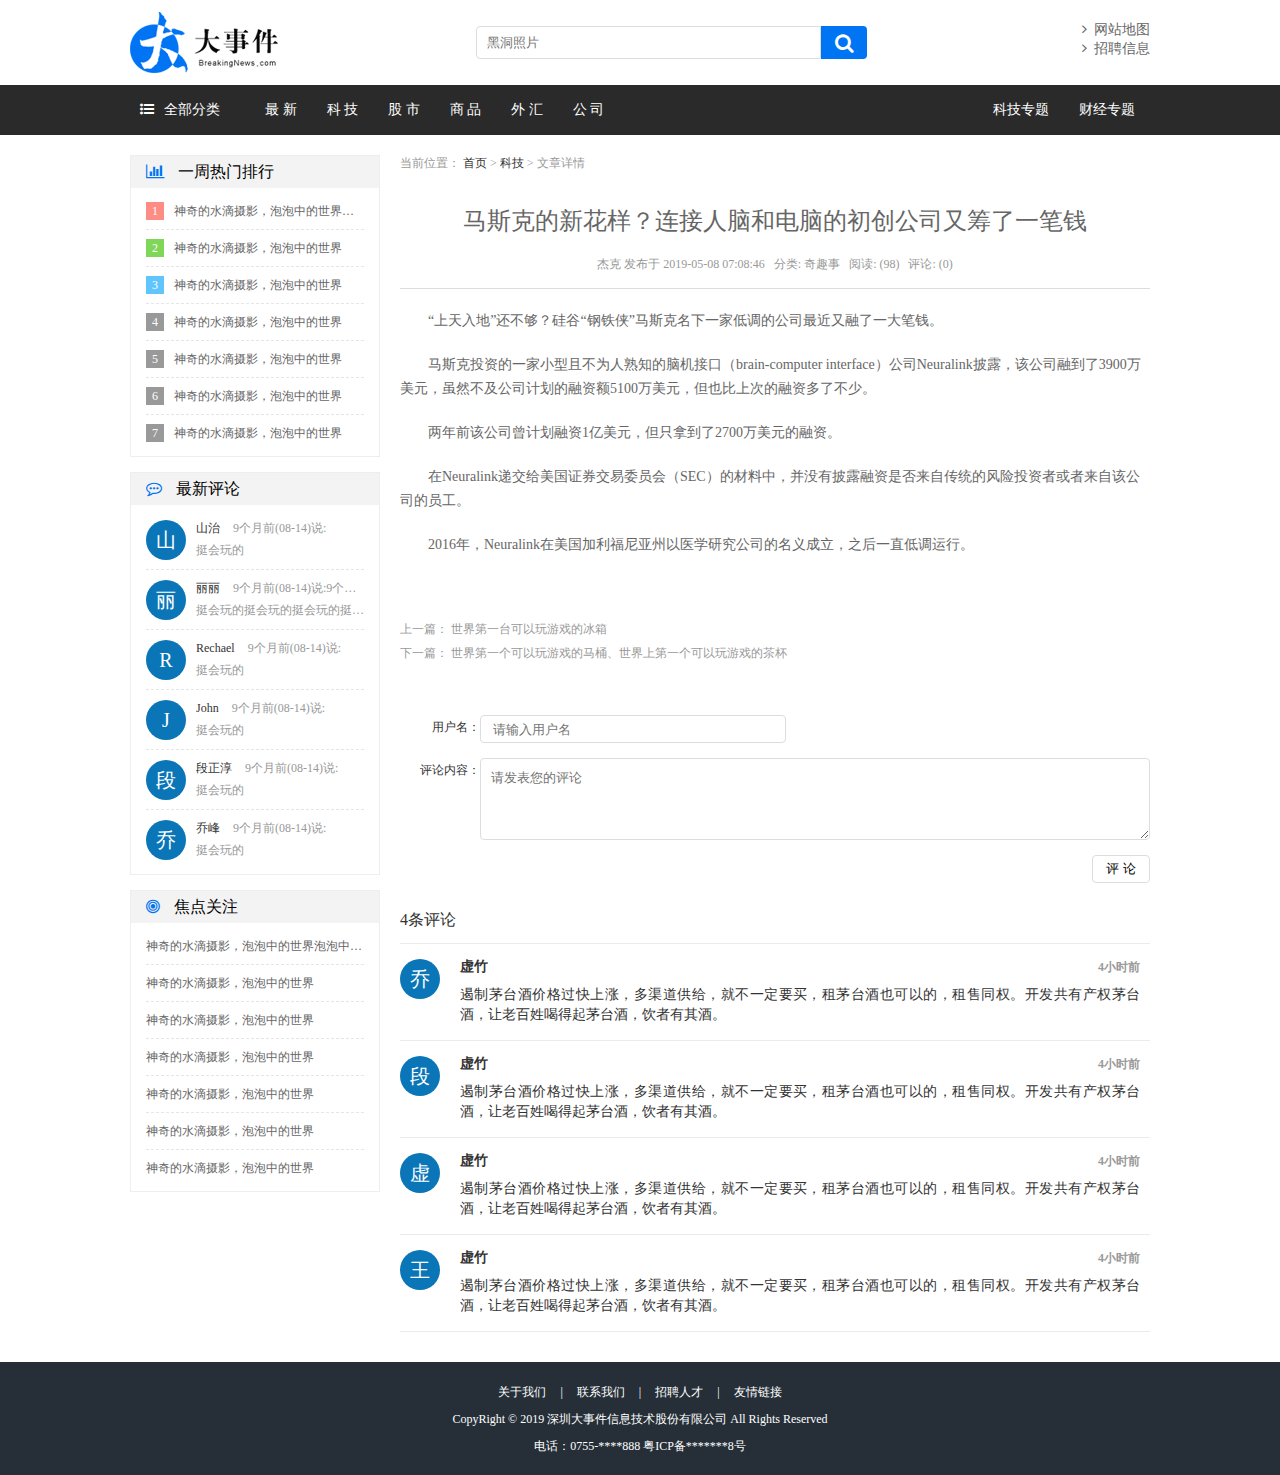
<file: web_front/article.html>
<!DOCTYPE html>
<html lang="en">

<head>
    <meta charset="UTF-8">
    <meta name="viewport" content="width=device-width, initial-scale=1.0">
    <meta http-equiv="X-UA-Compatible" content="ie=edge">
    <title>大事件-文章</title>
    <link rel="stylesheet" type="text/css" href="css/reset.css">
    <link rel="stylesheet" href="css/font-awesome.min.css">
    <link rel="stylesheet" type="text/css" href="css/main.css">
</head>

<body>
    <div class="header">
        <a href="#" class="logo fl"><img src="images/logo.png" alt="logo"></a>
        <div class="search_form fl">
            <input type="text" class="search_txt" placeholder="黑洞照片">
            <button class="search_btn"><i class="fa fa-search"></i></button>
        </div>
        <div class="link_info fr">
            <a href="#"><i class="fa fa-angle-right"></i>&nbsp;&nbsp;网站地图</a><br>
            <a href="#"><i class="fa fa-angle-right"></i>&nbsp;&nbsp;招聘信息</a>
        </div>
    </div>

    <div class="menu_con">
        <div class="menu">
            <div class="menu_collapse fl">
                <a href="javascript:;" class="level_one"><i class="fa fa-list-ul"></i>全部分类</a>
                <ul class="level_two">
                    <li class="up"></li>
                    <li><a href="#">最 新</a></li>
                    <li><a href="#">科 技</a></li>
                    <li><a href="#">股 市</a></li>
                    <li><a href="#">商 品</a></li>
                    <li><a href="#">外 汇</a></li>
                    <li><a href="#">公 司</a></li>
                </ul>
            </div>
            <ul class="left_menu fl">
                <li><a href="#">最 新</a></li>
                <li><a href="#">科 技</a></li>
                <li><a href="#">股 市</a></li>
                <li><a href="#">商 品</a></li>
                <li><a href="#">外 汇</a></li>
                <li><a href="#">公 司</a></li>
            </ul>
            <ul class="right_menu fr">
                <li><a href="#">科技专题</a></li>
                <li><a href="#">财经专题</a></li>
            </ul>
        </div>
    </div>

    <div class="main_con clearfix">
        <div class="left_con setfr">
            <div class="breadcrumb">
                当前位置： <a href="#">首页</a> &gt; <a href="#">科技</a> &gt; 文章详情
            </div>
            <h3 class="article_title">马斯克的新花样？连接人脑和电脑的初创公司又筹了一笔钱</h3>
            <div class="article_info">杰克 发布于 2019-05-08 07:08:46&nbsp;&nbsp;&nbsp;分类: 奇趣事&nbsp;&nbsp;&nbsp;阅读:
                (98)&nbsp;&nbsp;&nbsp;评论: (0)</div>
            <div class="article_con">

                <p>“上天入地”还不够？硅谷“钢铁侠”马斯克名下一家低调的公司最近又融了一大笔钱。</p>

                <p>马斯克投资的一家小型且不为人熟知的脑机接口（brain-computer
                    interface）公司Neuralink披露，该公司融到了3900万美元，虽然不及公司计划的融资额5100万美元，但也比上次的融资多了不少。</p>

                <p>两年前该公司曾计划融资1亿美元，但只拿到了2700万美元的融资。</p>

                <p>在Neuralink递交给美国证券交易委员会（SEC）的材料中，并没有披露融资是否来自传统的风险投资者或者来自该公司的员工。</p>

                <p>2016年，Neuralink在美国加利福尼亚州以医学研究公司的名义成立，之后一直低调运行。</p>

            </div>
            <div class="article_links">
                上一篇： <a href="#">世界第一台可以玩游戏的冰箱</a><br>
                下一篇： <a href="#">世界第一个可以玩游戏的马桶、世界上第一个可以玩游戏的茶杯</a>
            </div>

            <form action="" class="comment_form">
                <div class="form_group">
                    <label>用户名：</label>
                    <input type="text" placeholder="请输入用户名" class="comment_name">
                </div>
                <div class="form_group">
                    <label>评论内容：</label>
                    <textarea placeholder="请发表您的评论" class="comment_input"></textarea>
                </div>
                <div class="form_group">
                    <input type="submit" name="" value="评 论" class="comment_sub"></div>
            </form>

            <div class="comment_count">
                4条评论
            </div>

            <div class="comment_list_con">
                <div class="comment_detail_list">
                    <div class="person_pic fl">乔</div>
                    <div class="name_time fl"><b>虚竹</b><span>4小时前</span></div>
                    <div class="comment_text fl">
                        遏制茅台酒价格过快上涨，多渠道供给，就不一定要买，租茅台酒也可以的，租售同权。开发共有产权茅台酒，让老百姓喝得起茅台酒，饮者有其酒。
                    </div>
                </div>
                <div class="comment_detail_list">
                    <div class="person_pic fl">段</div>
                    <div class="name_time fl"><b>虚竹</b><span>4小时前</span></div>
                    <div class="comment_text fl">
                        遏制茅台酒价格过快上涨，多渠道供给，就不一定要买，租茅台酒也可以的，租售同权。开发共有产权茅台酒，让老百姓喝得起茅台酒，饮者有其酒。
                    </div>
                </div>
                <div class="comment_detail_list">
                    <div class="person_pic fl">虚</div>
                    <div class="name_time fl"><b>虚竹</b><span>4小时前</span></div>
                    <div class="comment_text fl">
                        遏制茅台酒价格过快上涨，多渠道供给，就不一定要买，租茅台酒也可以的，租售同权。开发共有产权茅台酒，让老百姓喝得起茅台酒，饮者有其酒。
                    </div>
                </div>
                <div class="comment_detail_list">
                    <div class="person_pic fl">王</div>
                    <div class="name_time fl"><b>虚竹</b><span>4小时前</span></div>
                    <div class="comment_text fl">
                        遏制茅台酒价格过快上涨，多渠道供给，就不一定要买，租茅台酒也可以的，租售同权。开发共有产权茅台酒，让老百姓喝得起茅台酒，饮者有其酒。
                    </div>
                </div>
            </div>
        </div>
        <div class="right_con setfl">
            <div class="common_wrap">
                <h3><i class="fa fa-bar-chart"></i> 一周热门排行</h3>
                <ul class="content_list">
                    <li><span class="first">1</span><a href="#">神奇的水滴摄影，泡泡中的世界泡泡中的世界</a></li>
                    <li><span class="second">2</span><a href="#">神奇的水滴摄影，泡泡中的世界</a></li>
                    <li><span class="third">3</span><a href="#">神奇的水滴摄影，泡泡中的世界</a></li>
                    <li><span>4</span><a href="#">神奇的水滴摄影，泡泡中的世界</a></li>
                    <li><span>5</span><a href="#">神奇的水滴摄影，泡泡中的世界</a></li>
                    <li><span>6</span><a href="#">神奇的水滴摄影，泡泡中的世界</a></li>
                    <li><span>7</span><a href="#">神奇的水滴摄影，泡泡中的世界</a></li>
                </ul>
            </div>
            <div class="common_wrap">
                <h3><i class="fa fa-commenting-o"></i> 最新评论</h3>
                <ul class="content_list comment_list">
                    <li>
                        <span>山</span>
                        <b><em>山治</em> 9个月前(08-14)说:</b>
                        <strong>挺会玩的</strong>
                    </li>
                    <li>
                        <span>丽</span>
                        <b><em>丽丽</em> 9个月前(08-14)说:9个月前(08-14)说:9个月前(08-14)说:</b>
                        <strong>挺会玩的挺会玩的挺会玩的挺会玩的</strong>
                    </li>
                    <li>
                        <span>R</span>
                        <b><em>Rechael</em> 9个月前(08-14)说:</b>
                        <strong>挺会玩的</strong>
                    </li>
                    <li>
                        <span>J</span>
                        <b><em>John</em> 9个月前(08-14)说:</b>
                        <strong>挺会玩的</strong>
                    </li>
                    <li>
                        <span>段</span>
                        <b><em>段正淳</em> 9个月前(08-14)说:</b>
                        <strong>挺会玩的</strong>
                    </li>
                    <li>
                        <span>乔</span>
                        <b><em>乔峰</em> 9个月前(08-14)说:</b>
                        <strong>挺会玩的</strong>
                    </li>
                </ul>
            </div>
            <div class="common_wrap">
                <h3><i class="fa fa-bullseye"></i> 焦点关注</h3>
                <ul class="content_list guanzhu_list">
                    <li><a href="#">神奇的水滴摄影，泡泡中的世界泡泡中的世界</a></li>
                    <li><a href="#">神奇的水滴摄影，泡泡中的世界</a></li>
                    <li><a href="#">神奇的水滴摄影，泡泡中的世界</a></li>
                    <li><a href="#">神奇的水滴摄影，泡泡中的世界</a></li>
                    <li><a href="#">神奇的水滴摄影，泡泡中的世界</a></li>
                    <li><a href="#">神奇的水滴摄影，泡泡中的世界</a></li>
                    <li><a href="#">神奇的水滴摄影，泡泡中的世界</a></li>
                </ul>
            </div>
        </div>
    </div>

    <div class="footer clearfix">
        <div class="foot_link">
            <a href="#">关于我们</a>
            <span>|</span>
            <a href="#">联系我们</a>
            <span>|</span>
            <a href="#">招聘人才</a>
            <span>|</span>
            <a href="#">友情链接</a>
        </div>
        <p>CopyRight © 2019 深圳大事件信息技术股份有限公司 All Rights Reserved</p>
        <p>电话：0755-****888 粤ICP备*******8号</p>
    </div>

</body>

</html>
</file>
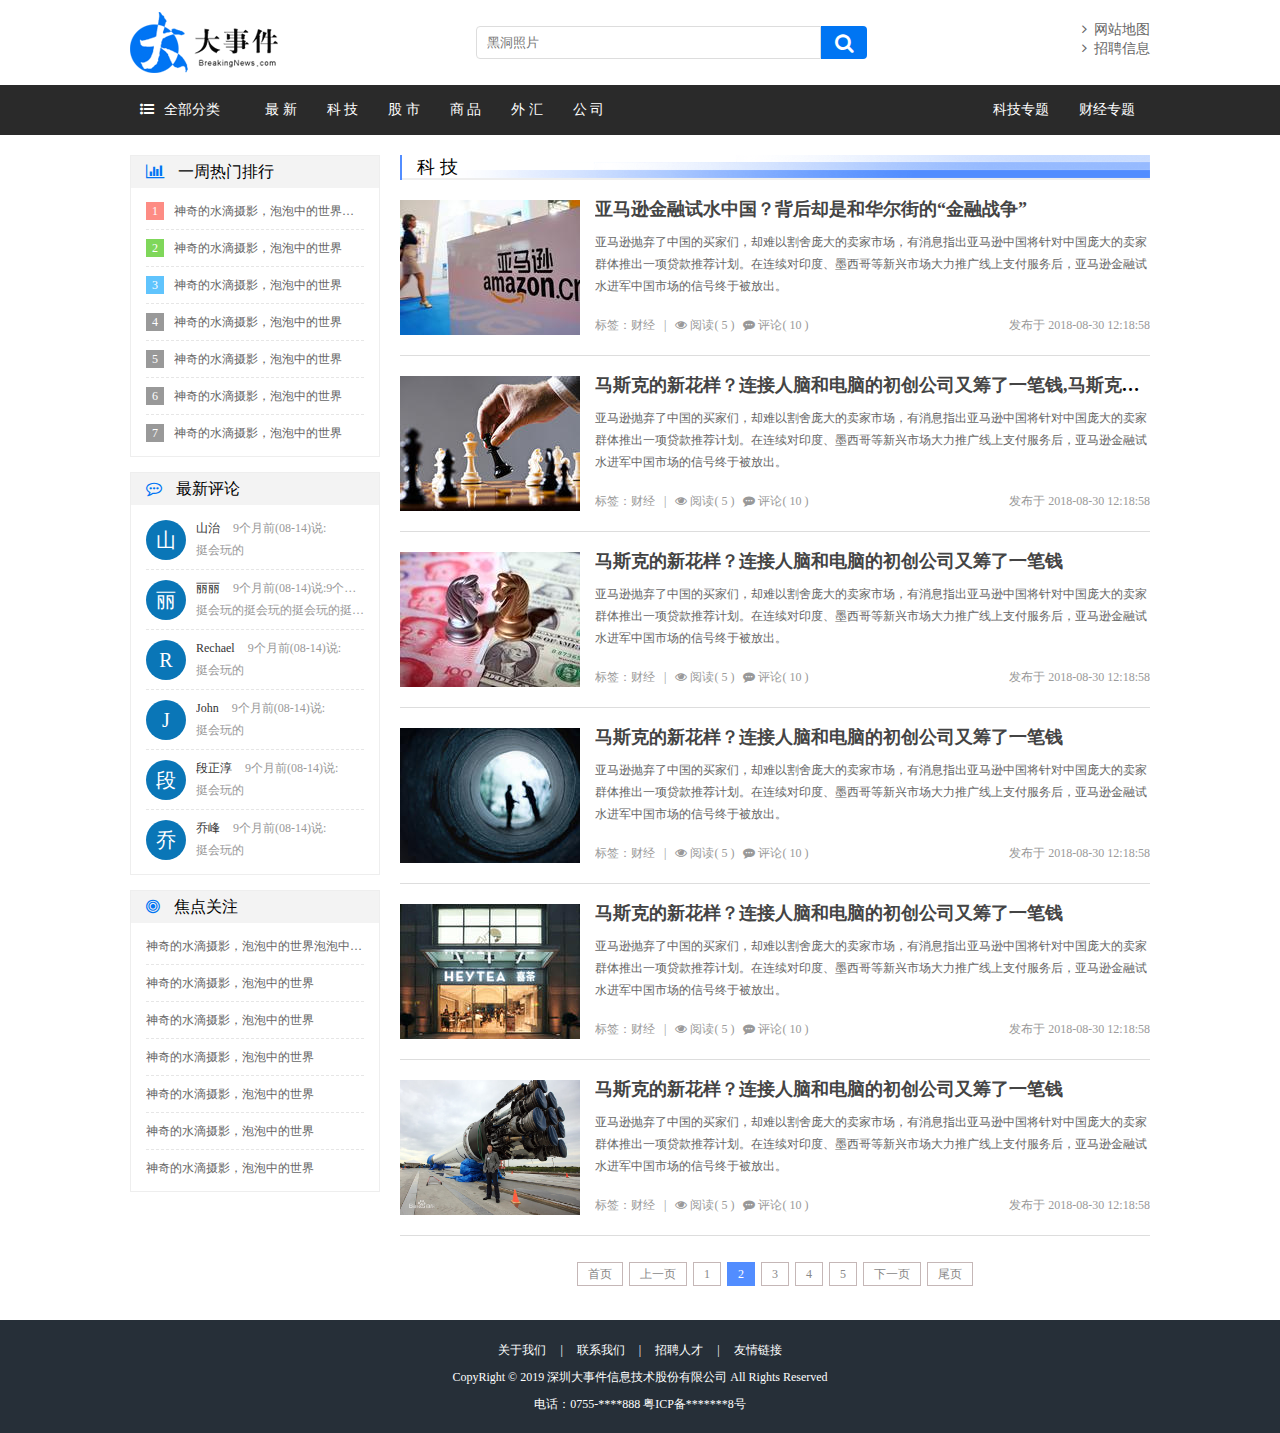
<file: web_front/list.html>
<!DOCTYPE html>
<html lang="en">

<head>
    <meta charset="UTF-8">
    <meta name="viewport" content="width=device-width, initial-scale=1.0">
    <meta http-equiv="X-UA-Compatible" content="ie=edge">
    <title>大事件-列表页</title>
    <link rel="stylesheet" type="text/css" href="css/reset.css">
    <link rel="stylesheet" href="css/font-awesome.min.css">
    <link rel="stylesheet" type="text/css" href="css/jquery.pagination.css">
    <link rel="stylesheet" type="text/css" href="css/main.css">
    <script type="text/javascript" src="js/jquery-1.12.4.min.js"></script>
	<script type="text/javascript" src="js/jquery.pagination.min.js"></script>
</head>

<body>
    <div class="header">
        <a href="#" class="logo fl"><img src="images/logo.png" alt="logo"></a>
        <div class="search_form fl">
            <input type="text" class="search_txt" placeholder="黑洞照片">
            <button class="search_btn"><i class="fa fa-search"></i></button>
        </div>
        <div class="link_info fr">
            <a href="#"><i class="fa fa-angle-right"></i>&nbsp;&nbsp;网站地图</a><br>
            <a href="#"><i class="fa fa-angle-right"></i>&nbsp;&nbsp;招聘信息</a>
        </div>
    </div>

    <div class="menu_con">
        <div class="menu">
            <div class="menu_collapse fl">
                <a href="javascript:;" class="level_one"><i class="fa fa-list-ul"></i>全部分类</a>
                <ul class="level_two">
                    <li class="up"></li>
                    <li><a href="#">最 新</a></li>
                    <li><a href="#">科 技</a></li>
                    <li><a href="#">股 市</a></li>
                    <li><a href="#">商 品</a></li>
                    <li><a href="#">外 汇</a></li>
                    <li><a href="#">公 司</a></li>
                </ul>
            </div>
            <ul class="left_menu fl">
                <li><a href="#">最 新</a></li>
                <li><a href="#">科 技</a></li>
                <li><a href="#">股 市</a></li>
                <li><a href="#">商 品</a></li>
                <li><a href="#">外 汇</a></li>
                <li><a href="#">公 司</a></li>
            </ul>
            <ul class="right_menu fr">
                <li><a href="#">科技专题</a></li>
                <li><a href="#">财经专题</a></li>
            </ul>
        </div>
    </div>

    <div class="main_con clearfix">
        <div class="left_con setfr">

            <div class="list_title">
                <h3>科 技</h3>
            </div>

            <div class="common_news_list">
                <a href="#" class="list_pic"><img src="images/pic09.jpg" alt=""></a>
                <h4><a href="#">亚马逊金融试水中国？背后却是和华尔街的“金融战争” </a></h4>
                <p>亚马逊抛弃了中国的买家们，却难以割舍庞大的卖家市场，有消息指出亚马逊中国将针对中国庞大的卖家群体推出一项贷款推荐计划。在连续对印度、墨西哥等新兴市场大力推广线上支付服务后，亚马逊金融试水进军中国市场的信号终于被放出。
                </p>
                <div class="new_info">
                    <span>标签：财经&nbsp;&nbsp;&nbsp;|&nbsp;&nbsp;&nbsp;<i class="fa fa-eye"></i>&nbsp;阅读( 5
                        )&nbsp;&nbsp;&nbsp;<i class="fa fa-commenting"></i>&nbsp;评论( 10 )</span>
                    <b>发布于 2018-08-30 12:18:58</b>
                </div>
            </div>

            <div class="common_news_list">
                <a href="#" class="list_pic"><img src="images/pic03.jpg" alt=""></a>
                <h4><a href="#">马斯克的新花样？连接人脑和电脑的初创公司又筹了一笔钱,马斯克的新花样？连接人脑和电脑的初创公司又筹了一笔钱</a></h4>
                <p>亚马逊抛弃了中国的买家们，却难以割舍庞大的卖家市场，有消息指出亚马逊中国将针对中国庞大的卖家群体推出一项贷款推荐计划。在连续对印度、墨西哥等新兴市场大力推广线上支付服务后，亚马逊金融试水进军中国市场的信号终于被放出。
                </p>
                <div class="new_info">
                    <span>标签：财经&nbsp;&nbsp;&nbsp;|&nbsp;&nbsp;&nbsp;<i class="fa fa-eye"></i>&nbsp;阅读( 5
                        )&nbsp;&nbsp;&nbsp;<i class="fa fa-commenting"></i>&nbsp;评论( 10 )</span>
                    <b>发布于 2018-08-30 12:18:58</b>
                </div>
            </div>

            <div class="common_news_list">
                <a href="#" class="list_pic"><img src="images/pic05.jpg" alt=""></a>
                <h4><a href="#">马斯克的新花样？连接人脑和电脑的初创公司又筹了一笔钱</a></h4>
                <p>亚马逊抛弃了中国的买家们，却难以割舍庞大的卖家市场，有消息指出亚马逊中国将针对中国庞大的卖家群体推出一项贷款推荐计划。在连续对印度、墨西哥等新兴市场大力推广线上支付服务后，亚马逊金融试水进军中国市场的信号终于被放出。
                </p>
                <div class="new_info">
                    <span>标签：财经&nbsp;&nbsp;&nbsp;|&nbsp;&nbsp;&nbsp;<i class="fa fa-eye"></i>&nbsp;阅读( 5
                        )&nbsp;&nbsp;&nbsp;<i class="fa fa-commenting"></i>&nbsp;评论( 10 )</span>
                    <b>发布于 2018-08-30 12:18:58</b>
                </div>
            </div>

            <div class="common_news_list">
                <a href="#" class="list_pic"><img src="images/pic07.jpg" alt=""></a>
                <h4><a href="#">马斯克的新花样？连接人脑和电脑的初创公司又筹了一笔钱</a></h4>
                <p>亚马逊抛弃了中国的买家们，却难以割舍庞大的卖家市场，有消息指出亚马逊中国将针对中国庞大的卖家群体推出一项贷款推荐计划。在连续对印度、墨西哥等新兴市场大力推广线上支付服务后，亚马逊金融试水进军中国市场的信号终于被放出。
                </p>
                <div class="new_info">
                    <span>标签：财经&nbsp;&nbsp;&nbsp;|&nbsp;&nbsp;&nbsp;<i class="fa fa-eye"></i>&nbsp;阅读( 5
                        )&nbsp;&nbsp;&nbsp;<i class="fa fa-commenting"></i>&nbsp;评论( 10 )</span>
                    <b>发布于 2018-08-30 12:18:58</b>
                </div>
            </div>

            <div class="common_news_list">
                <a href="#" class="list_pic"><img src="images/pic10.jpg" alt=""></a>
                <h4><a href="#">马斯克的新花样？连接人脑和电脑的初创公司又筹了一笔钱</a></h4>
                <p>亚马逊抛弃了中国的买家们，却难以割舍庞大的卖家市场，有消息指出亚马逊中国将针对中国庞大的卖家群体推出一项贷款推荐计划。在连续对印度、墨西哥等新兴市场大力推广线上支付服务后，亚马逊金融试水进军中国市场的信号终于被放出。
                </p>
                <div class="new_info">
                    <span>标签：财经&nbsp;&nbsp;&nbsp;|&nbsp;&nbsp;&nbsp;<i class="fa fa-eye"></i>&nbsp;阅读( 5
                        )&nbsp;&nbsp;&nbsp;<i class="fa fa-commenting"></i>&nbsp;评论( 10 )</span>
                    <b>发布于 2018-08-30 12:18:58</b>
                </div>
            </div>

            <div class="common_news_list">
                <a href="#" class="list_pic"><img src="images/pic04.jpg" alt=""></a>
                <h4><a href="#">马斯克的新花样？连接人脑和电脑的初创公司又筹了一笔钱</a></h4>
                <p>亚马逊抛弃了中国的买家们，却难以割舍庞大的卖家市场，有消息指出亚马逊中国将针对中国庞大的卖家群体推出一项贷款推荐计划。在连续对印度、墨西哥等新兴市场大力推广线上支付服务后，亚马逊金融试水进军中国市场的信号终于被放出。
                </p>
                <div class="new_info">
                    <span>标签：财经&nbsp;&nbsp;&nbsp;|&nbsp;&nbsp;&nbsp;<i class="fa fa-eye"></i>&nbsp;阅读( 5
                        )&nbsp;&nbsp;&nbsp;<i class="fa fa-commenting"></i>&nbsp;评论( 10 )</span>
                    <b>发布于 2018-08-30 12:18:58</b>
                </div>
            </div>

            <div id="pagination" class="page"></div>
            <script>
                $(function() {
                    $("#pagination").pagination({
                        currentPage: 2,
                        totalPage:8,
                        callback: function(current) {
                            alert('ok!');
                        }
                    });
                });
            </script>

        </div>
        <div class="right_con setfl">
            <div class="common_wrap">
                <h3><i class="fa fa-bar-chart"></i> 一周热门排行</h3>
                <ul class="content_list">
                    <li><span class="first">1</span><a href="#">神奇的水滴摄影，泡泡中的世界泡泡中的世界</a></li>
                    <li><span class="second">2</span><a href="#">神奇的水滴摄影，泡泡中的世界</a></li>
                    <li><span class="third">3</span><a href="#">神奇的水滴摄影，泡泡中的世界</a></li>
                    <li><span>4</span><a href="#">神奇的水滴摄影，泡泡中的世界</a></li>
                    <li><span>5</span><a href="#">神奇的水滴摄影，泡泡中的世界</a></li>
                    <li><span>6</span><a href="#">神奇的水滴摄影，泡泡中的世界</a></li>
                    <li><span>7</span><a href="#">神奇的水滴摄影，泡泡中的世界</a></li>
                </ul>
            </div>
            <div class="common_wrap">
                <h3><i class="fa fa-commenting-o"></i> 最新评论</h3>
                <ul class="content_list comment_list">
                    <li>
                        <span>山</span>
                        <b><em>山治</em> 9个月前(08-14)说:</b>
                        <strong>挺会玩的</strong>
                    </li>
                    <li>
                        <span>丽</span>
                        <b><em>丽丽</em> 9个月前(08-14)说:9个月前(08-14)说:9个月前(08-14)说:</b>
                        <strong>挺会玩的挺会玩的挺会玩的挺会玩的</strong>
                    </li>
                    <li>
                        <span>R</span>
                        <b><em>Rechael</em> 9个月前(08-14)说:</b>
                        <strong>挺会玩的</strong>
                    </li>
                    <li>
                        <span>J</span>
                        <b><em>John</em> 9个月前(08-14)说:</b>
                        <strong>挺会玩的</strong>
                    </li>
                    <li>
                        <span>段</span>
                        <b><em>段正淳</em> 9个月前(08-14)说:</b>
                        <strong>挺会玩的</strong>
                    </li>
                    <li>
                        <span>乔</span>
                        <b><em>乔峰</em> 9个月前(08-14)说:</b>
                        <strong>挺会玩的</strong>
                    </li>
                </ul>
            </div>
            <div class="common_wrap">
                <h3><i class="fa fa-bullseye"></i> 焦点关注</h3>
                <ul class="content_list guanzhu_list">
                    <li><a href="#">神奇的水滴摄影，泡泡中的世界泡泡中的世界</a></li>
                    <li><a href="#">神奇的水滴摄影，泡泡中的世界</a></li>
                    <li><a href="#">神奇的水滴摄影，泡泡中的世界</a></li>
                    <li><a href="#">神奇的水滴摄影，泡泡中的世界</a></li>
                    <li><a href="#">神奇的水滴摄影，泡泡中的世界</a></li>
                    <li><a href="#">神奇的水滴摄影，泡泡中的世界</a></li>
                    <li><a href="#">神奇的水滴摄影，泡泡中的世界</a></li>
                </ul>
            </div>
        </div>
    </div>

    <div class="footer clearfix">
        <div class="foot_link">
            <a href="#">关于我们</a>
            <span>|</span>
            <a href="#">联系我们</a>
            <span>|</span>
            <a href="#">招聘人才</a>
            <span>|</span>
            <a href="#">友情链接</a>		
        </div>
        <p>CopyRight © 2019 深圳大事件信息技术股份有限公司   All Rights Reserved</p>
        <p>电话：0755-****888    粤ICP备*******8号</p>
    </div>

</body>

</html>
</file>
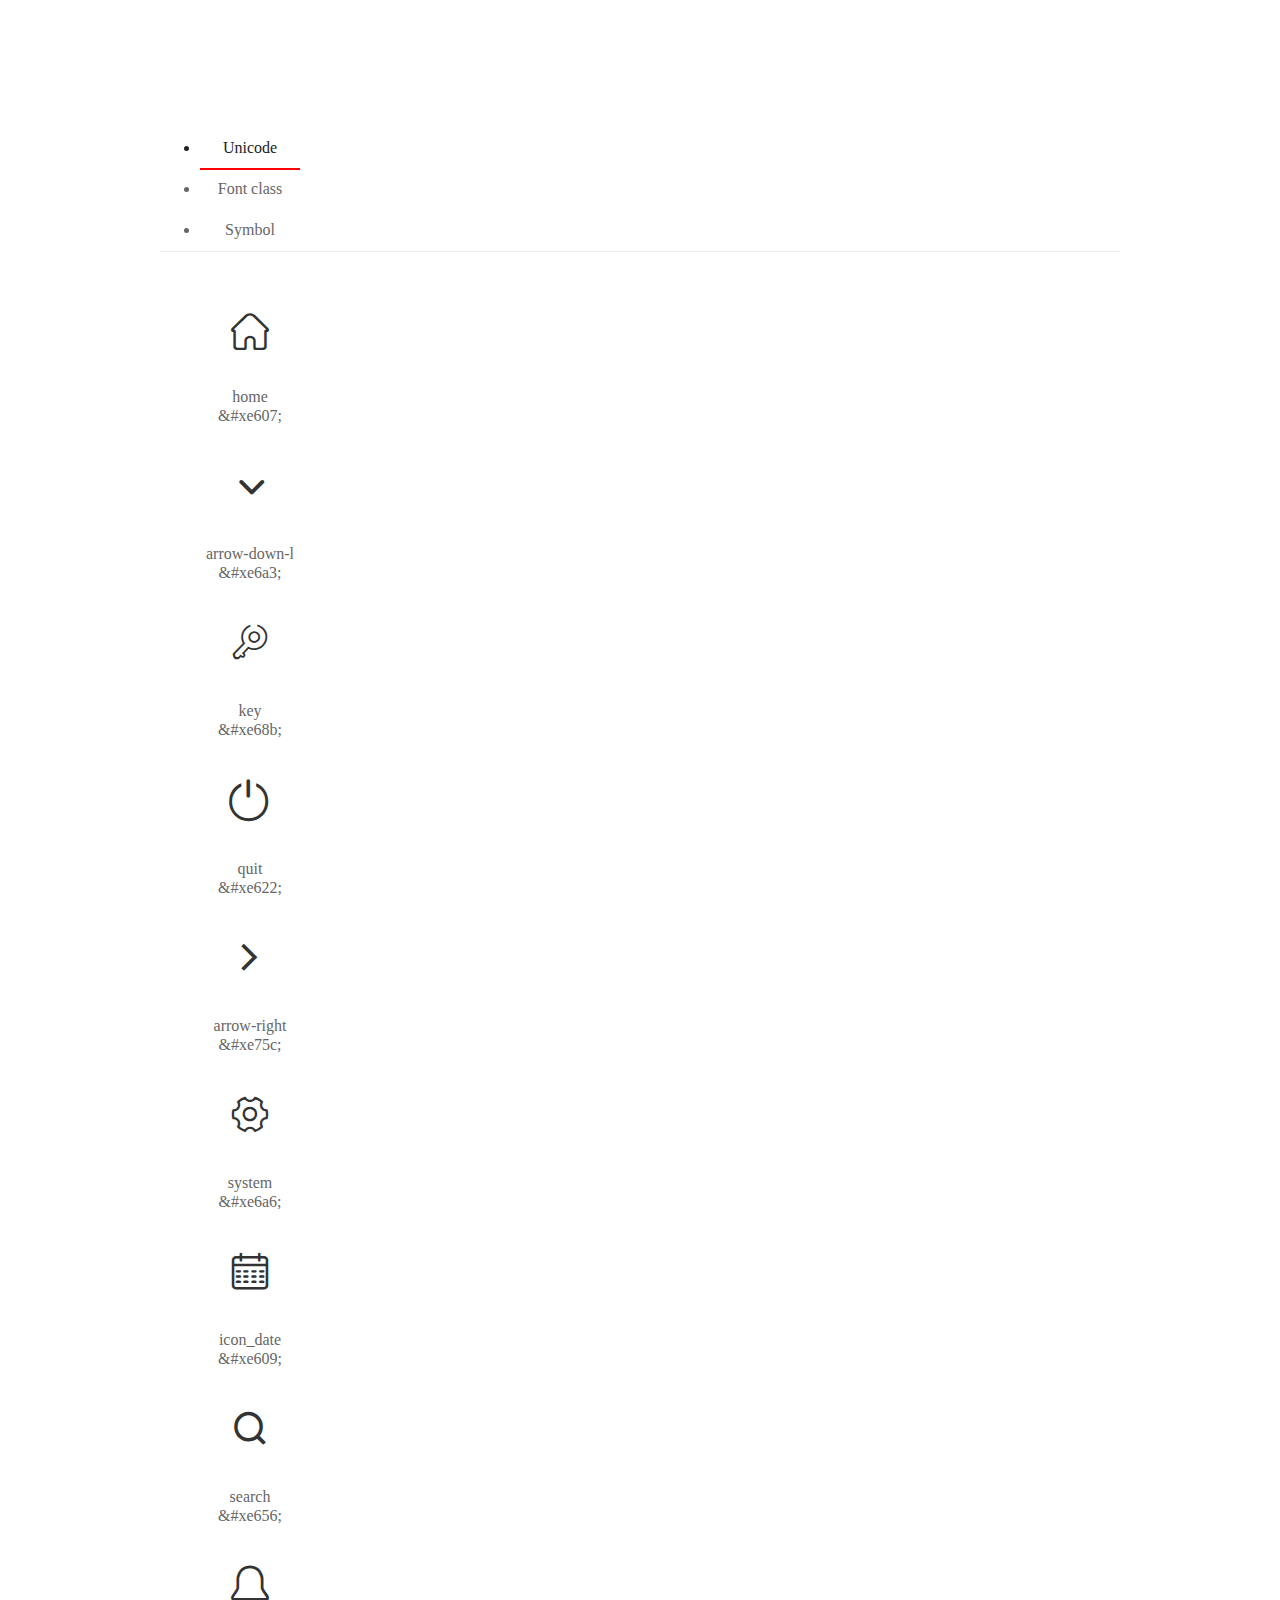
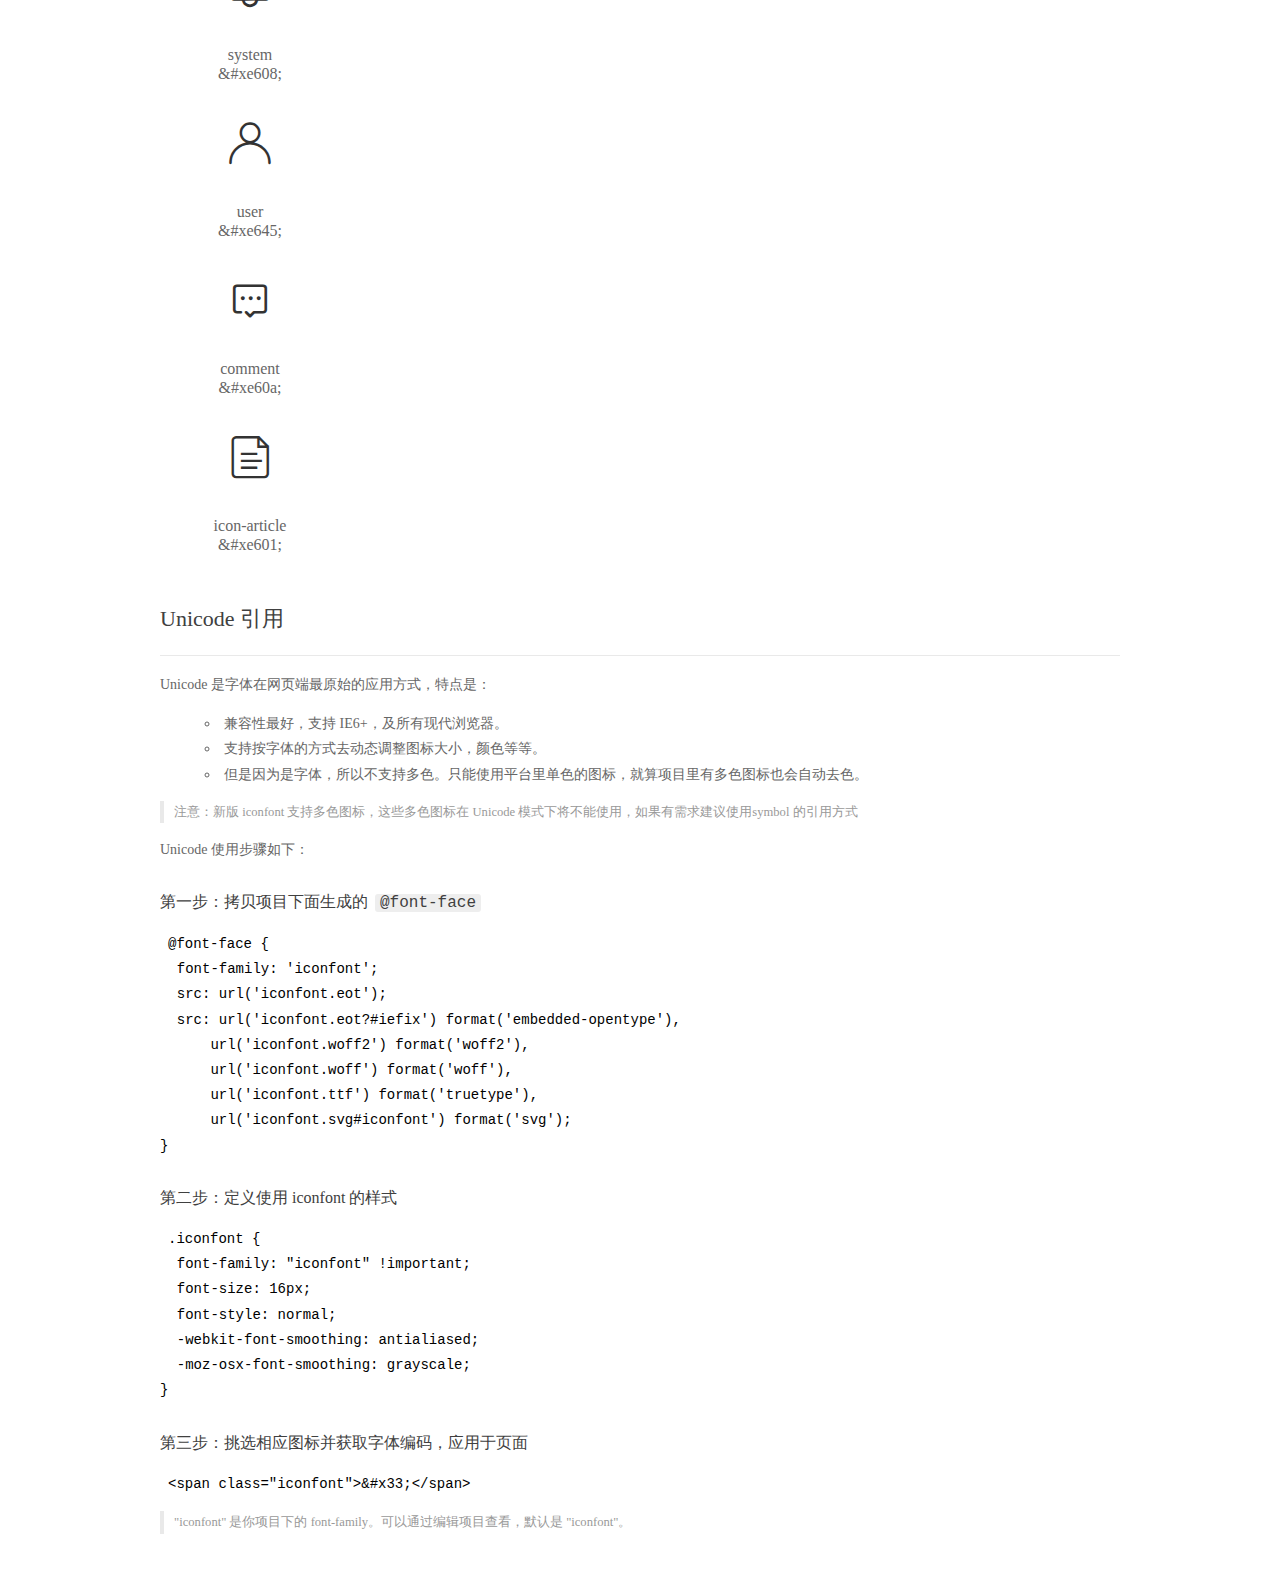
<file: web_back/fonts/demo_index.html>
<!DOCTYPE html>
<html>
<head>
  <meta charset="utf-8"/>
  <title>IconFont Demo</title>
  <link rel="shortcut icon" href="https://gtms04.alicdn.com/tps/i4/TB1_oz6GVXXXXaFXpXXJDFnIXXX-64-64.ico" type="image/x-icon"/>
  <link rel="stylesheet" href="https://g.alicdn.com/thx/cube/1.3.2/cube.min.css">
  <link rel="stylesheet" href="demo.css">
  <link rel="stylesheet" href="iconfont.css">
  <script src="iconfont.js"></script>
  <!-- jQuery -->
  <script src="https://a1.alicdn.com/oss/uploads/2018/12/26/7bfddb60-08e8-11e9-9b04-53e73bb6408b.js"></script>
  <!-- 代码高亮 -->
  <script src="https://a1.alicdn.com/oss/uploads/2018/12/26/a3f714d0-08e6-11e9-8a15-ebf944d7534c.js"></script>
</head>
<body>
  <div class="main">
    <h1 class="logo"><a href="https://www.iconfont.cn/" title="iconfont 首页" target="_blank">&#xe86b;</a></h1>
    <div class="nav-tabs">
      <ul id="tabs" class="dib-box">
        <li class="dib active"><span>Unicode</span></li>
        <li class="dib"><span>Font class</span></li>
        <li class="dib"><span>Symbol</span></li>
      </ul>
      
    </div>
    <div class="tab-container">
      <div class="content unicode" style="display: block;">
          <ul class="icon_lists dib-box">
          
            <li class="dib">
              <span class="icon iconfont">&#xe607;</span>
                <div class="name">home</div>
                <div class="code-name">&amp;#xe607;</div>
              </li>
          
            <li class="dib">
              <span class="icon iconfont">&#xe6a3;</span>
                <div class="name">arrow-down-l</div>
                <div class="code-name">&amp;#xe6a3;</div>
              </li>
          
            <li class="dib">
              <span class="icon iconfont">&#xe68b;</span>
                <div class="name">key</div>
                <div class="code-name">&amp;#xe68b;</div>
              </li>
          
            <li class="dib">
              <span class="icon iconfont">&#xe622;</span>
                <div class="name">quit</div>
                <div class="code-name">&amp;#xe622;</div>
              </li>
          
            <li class="dib">
              <span class="icon iconfont">&#xe75c;</span>
                <div class="name">arrow-right</div>
                <div class="code-name">&amp;#xe75c;</div>
              </li>
          
            <li class="dib">
              <span class="icon iconfont">&#xe6a6;</span>
                <div class="name">system</div>
                <div class="code-name">&amp;#xe6a6;</div>
              </li>
          
            <li class="dib">
              <span class="icon iconfont">&#xe609;</span>
                <div class="name">icon_date</div>
                <div class="code-name">&amp;#xe609;</div>
              </li>
          
            <li class="dib">
              <span class="icon iconfont">&#xe656;</span>
                <div class="name">search</div>
                <div class="code-name">&amp;#xe656;</div>
              </li>
          
            <li class="dib">
              <span class="icon iconfont">&#xe608;</span>
                <div class="name">system</div>
                <div class="code-name">&amp;#xe608;</div>
              </li>
          
            <li class="dib">
              <span class="icon iconfont">&#xe645;</span>
                <div class="name">user</div>
                <div class="code-name">&amp;#xe645;</div>
              </li>
          
            <li class="dib">
              <span class="icon iconfont">&#xe60a;</span>
                <div class="name">comment</div>
                <div class="code-name">&amp;#xe60a;</div>
              </li>
          
            <li class="dib">
              <span class="icon iconfont">&#xe601;</span>
                <div class="name">icon-article</div>
                <div class="code-name">&amp;#xe601;</div>
              </li>
          
          </ul>
          <div class="article markdown">
          <h2 id="unicode-">Unicode 引用</h2>
          <hr>

          <p>Unicode 是字体在网页端最原始的应用方式，特点是：</p>
          <ul>
            <li>兼容性最好，支持 IE6+，及所有现代浏览器。</li>
            <li>支持按字体的方式去动态调整图标大小，颜色等等。</li>
            <li>但是因为是字体，所以不支持多色。只能使用平台里单色的图标，就算项目里有多色图标也会自动去色。</li>
          </ul>
          <blockquote>
            <p>注意：新版 iconfont 支持多色图标，这些多色图标在 Unicode 模式下将不能使用，如果有需求建议使用symbol 的引用方式</p>
          </blockquote>
          <p>Unicode 使用步骤如下：</p>
          <h3 id="-font-face">第一步：拷贝项目下面生成的 <code>@font-face</code></h3>
<pre><code class="language-css"
>@font-face {
  font-family: 'iconfont';
  src: url('iconfont.eot');
  src: url('iconfont.eot?#iefix') format('embedded-opentype'),
      url('iconfont.woff2') format('woff2'),
      url('iconfont.woff') format('woff'),
      url('iconfont.ttf') format('truetype'),
      url('iconfont.svg#iconfont') format('svg');
}
</code></pre>
          <h3 id="-iconfont-">第二步：定义使用 iconfont 的样式</h3>
<pre><code class="language-css"
>.iconfont {
  font-family: "iconfont" !important;
  font-size: 16px;
  font-style: normal;
  -webkit-font-smoothing: antialiased;
  -moz-osx-font-smoothing: grayscale;
}
</code></pre>
          <h3 id="-">第三步：挑选相应图标并获取字体编码，应用于页面</h3>
<pre>
<code class="language-html"
>&lt;span class="iconfont"&gt;&amp;#x33;&lt;/span&gt;
</code></pre>
          <blockquote>
            <p>"iconfont" 是你项目下的 font-family。可以通过编辑项目查看，默认是 "iconfont"。</p>
          </blockquote>
          </div>
      </div>
      <div class="content font-class">
        <ul class="icon_lists dib-box">
          
          <li class="dib">
            <span class="icon iconfont icon-yidiandiantubiao04"></span>
            <div class="name">
              home
            </div>
            <div class="code-name">.icon-yidiandiantubiao04
            </div>
          </li>
          
          <li class="dib">
            <span class="icon iconfont icon-arrowdownl"></span>
            <div class="name">
              arrow-down-l
            </div>
            <div class="code-name">.icon-arrowdownl
            </div>
          </li>
          
          <li class="dib">
            <span class="icon iconfont icon-key"></span>
            <div class="name">
              key
            </div>
            <div class="code-name">.icon-key
            </div>
          </li>
          
          <li class="dib">
            <span class="icon iconfont icon-tuichu"></span>
            <div class="name">
              quit
            </div>
            <div class="code-name">.icon-tuichu
            </div>
          </li>
          
          <li class="dib">
            <span class="icon iconfont icon-previewright"></span>
            <div class="name">
              arrow-right
            </div>
            <div class="code-name">.icon-previewright
            </div>
          </li>
          
          <li class="dib">
            <span class="icon iconfont icon-system"></span>
            <div class="name">
              system
            </div>
            <div class="code-name">.icon-system
            </div>
          </li>
          
          <li class="dib">
            <span class="icon iconfont icon-icondate"></span>
            <div class="name">
              icon_date
            </div>
            <div class="code-name">.icon-icondate
            </div>
          </li>
          
          <li class="dib">
            <span class="icon iconfont icon-search"></span>
            <div class="name">
              search
            </div>
            <div class="code-name">.icon-search
            </div>
          </li>
          
          <li class="dib">
            <span class="icon iconfont icon-system1"></span>
            <div class="name">
              system
            </div>
            <div class="code-name">.icon-system1
            </div>
          </li>
          
          <li class="dib">
            <span class="icon iconfont icon-user"></span>
            <div class="name">
              user
            </div>
            <div class="code-name">.icon-user
            </div>
          </li>
          
          <li class="dib">
            <span class="icon iconfont icon-comment"></span>
            <div class="name">
              comment
            </div>
            <div class="code-name">.icon-comment
            </div>
          </li>
          
          <li class="dib">
            <span class="icon iconfont icon-icon-article"></span>
            <div class="name">
              icon-article
            </div>
            <div class="code-name">.icon-icon-article
            </div>
          </li>
          
        </ul>
        <div class="article markdown">
        <h2 id="font-class-">font-class 引用</h2>
        <hr>

        <p>font-class 是 Unicode 使用方式的一种变种，主要是解决 Unicode 书写不直观，语意不明确的问题。</p>
        <p>与 Unicode 使用方式相比，具有如下特点：</p>
        <ul>
          <li>兼容性良好，支持 IE8+，及所有现代浏览器。</li>
          <li>相比于 Unicode 语意明确，书写更直观。可以很容易分辨这个 icon 是什么。</li>
          <li>因为使用 class 来定义图标，所以当要替换图标时，只需要修改 class 里面的 Unicode 引用。</li>
          <li>不过因为本质上还是使用的字体，所以多色图标还是不支持的。</li>
        </ul>
        <p>使用步骤如下：</p>
        <h3 id="-fontclass-">第一步：引入项目下面生成的 fontclass 代码：</h3>
<pre><code class="language-html">&lt;link rel="stylesheet" href="./iconfont.css"&gt;
</code></pre>
        <h3 id="-">第二步：挑选相应图标并获取类名，应用于页面：</h3>
<pre><code class="language-html">&lt;span class="iconfont icon-xxx"&gt;&lt;/span&gt;
</code></pre>
        <blockquote>
          <p>"
            iconfont" 是你项目下的 font-family。可以通过编辑项目查看，默认是 "iconfont"。</p>
        </blockquote>
      </div>
      </div>
      <div class="content symbol">
          <ul class="icon_lists dib-box">
          
            <li class="dib">
                <svg class="icon svg-icon" aria-hidden="true">
                  <use xlink:href="#icon-yidiandiantubiao04"></use>
                </svg>
                <div class="name">home</div>
                <div class="code-name">#icon-yidiandiantubiao04</div>
            </li>
          
            <li class="dib">
                <svg class="icon svg-icon" aria-hidden="true">
                  <use xlink:href="#icon-arrowdownl"></use>
                </svg>
                <div class="name">arrow-down-l</div>
                <div class="code-name">#icon-arrowdownl</div>
            </li>
          
            <li class="dib">
                <svg class="icon svg-icon" aria-hidden="true">
                  <use xlink:href="#icon-key"></use>
                </svg>
                <div class="name">key</div>
                <div class="code-name">#icon-key</div>
            </li>
          
            <li class="dib">
                <svg class="icon svg-icon" aria-hidden="true">
                  <use xlink:href="#icon-tuichu"></use>
                </svg>
                <div class="name">quit</div>
                <div class="code-name">#icon-tuichu</div>
            </li>
          
            <li class="dib">
                <svg class="icon svg-icon" aria-hidden="true">
                  <use xlink:href="#icon-previewright"></use>
                </svg>
                <div class="name">arrow-right</div>
                <div class="code-name">#icon-previewright</div>
            </li>
          
            <li class="dib">
                <svg class="icon svg-icon" aria-hidden="true">
                  <use xlink:href="#icon-system"></use>
                </svg>
                <div class="name">system</div>
                <div class="code-name">#icon-system</div>
            </li>
          
            <li class="dib">
                <svg class="icon svg-icon" aria-hidden="true">
                  <use xlink:href="#icon-icondate"></use>
                </svg>
                <div class="name">icon_date</div>
                <div class="code-name">#icon-icondate</div>
            </li>
          
            <li class="dib">
                <svg class="icon svg-icon" aria-hidden="true">
                  <use xlink:href="#icon-search"></use>
                </svg>
                <div class="name">search</div>
                <div class="code-name">#icon-search</div>
            </li>
          
            <li class="dib">
                <svg class="icon svg-icon" aria-hidden="true">
                  <use xlink:href="#icon-system1"></use>
                </svg>
                <div class="name">system</div>
                <div class="code-name">#icon-system1</div>
            </li>
          
            <li class="dib">
                <svg class="icon svg-icon" aria-hidden="true">
                  <use xlink:href="#icon-user"></use>
                </svg>
                <div class="name">user</div>
                <div class="code-name">#icon-user</div>
            </li>
          
            <li class="dib">
                <svg class="icon svg-icon" aria-hidden="true">
                  <use xlink:href="#icon-comment"></use>
                </svg>
                <div class="name">comment</div>
                <div class="code-name">#icon-comment</div>
            </li>
          
            <li class="dib">
                <svg class="icon svg-icon" aria-hidden="true">
                  <use xlink:href="#icon-icon-article"></use>
                </svg>
                <div class="name">icon-article</div>
                <div class="code-name">#icon-icon-article</div>
            </li>
          
          </ul>
          <div class="article markdown">
          <h2 id="symbol-">Symbol 引用</h2>
          <hr>

          <p>这是一种全新的使用方式，应该说这才是未来的主流，也是平台目前推荐的用法。相关介绍可以参考这篇<a href="">文章</a>
            这种用法其实是做了一个 SVG 的集合，与另外两种相比具有如下特点：</p>
          <ul>
            <li>支持多色图标了，不再受单色限制。</li>
            <li>通过一些技巧，支持像字体那样，通过 <code>font-size</code>, <code>color</code> 来调整样式。</li>
            <li>兼容性较差，支持 IE9+，及现代浏览器。</li>
            <li>浏览器渲染 SVG 的性能一般，还不如 png。</li>
          </ul>
          <p>使用步骤如下：</p>
          <h3 id="-symbol-">第一步：引入项目下面生成的 symbol 代码：</h3>
<pre><code class="language-html">&lt;script src="./iconfont.js"&gt;&lt;/script&gt;
</code></pre>
          <h3 id="-css-">第二步：加入通用 CSS 代码（引入一次就行）：</h3>
<pre><code class="language-html">&lt;style&gt;
.icon {
  width: 1em;
  height: 1em;
  vertical-align: -0.15em;
  fill: currentColor;
  overflow: hidden;
}
&lt;/style&gt;
</code></pre>
          <h3 id="-">第三步：挑选相应图标并获取类名，应用于页面：</h3>
<pre><code class="language-html">&lt;svg class="icon" aria-hidden="true"&gt;
  &lt;use xlink:href="#icon-xxx"&gt;&lt;/use&gt;
&lt;/svg&gt;
</code></pre>
          </div>
      </div>

    </div>
  </div>
  <script>
  $(document).ready(function () {
      $('.tab-container .content:first').show()

      $('#tabs li').click(function (e) {
        var tabContent = $('.tab-container .content')
        var index = $(this).index()

        if ($(this).hasClass('active')) {
          return
        } else {
          $('#tabs li').removeClass('active')
          $(this).addClass('active')

          tabContent.hide().eq(index).fadeIn()
        }
      })
    })
  </script>
</body>
</html>
</file>
<file: web_back/css/iconfont.css>
@font-face {font-family: "iconfont";
  src: url('../fonts/iconfont.eot?t=1558003957214'); /* IE9 */
  src: url('../fonts/iconfont.eot?t=1558003957214#iefix') format('embedded-opentype'), /* IE6-IE8 */
  url('[data-uri]') format('woff2'),
  url('../fonts/iconfont.woff?t=1558003957214') format('woff'),
  url('../fonts/iconfont.ttf?t=1558003957214') format('truetype'), /* chrome, firefox, opera, Safari, Android, iOS 4.2+ */
  url('../fonts/iconfont.svg?t=1558003957214#iconfont') format('svg'); /* iOS 4.1- */
}

.iconfont {
  font-family: "iconfont" !important;
  font-size: 16px;
  font-style: normal;
  -webkit-font-smoothing: antialiased;
  -moz-osx-font-smoothing: grayscale;
}

.icon-yidiandiantubiao04:before {
  content: "\e607";
}

.icon-arrowdownl:before {
  content: "\e6a3";
}

.icon-key:before {
  content: "\e68b";
}

.icon-tuichu:before {
  content: "\e622";
}

.icon-previewright:before {
  content: "\e75c";
}

.icon-system:before {
  content: "\e6a6";
}

.icon-icondate:before {
  content: "\e609";
}

.icon-search:before {
  content: "\e656";
}

.icon-system1:before {
  content: "\e608";
}

.icon-user:before {
  content: "\e645";
}

.icon-comment:before {
  content: "\e60a";
}

.icon-icon-article:before {
  content: "\e601";
}
</file>
<file: web_back/css/main.css>
body{
    font-family:'MicroSoft YaHei';
    background-color: #f2f3f5;
}
i {
    font-style: normal;
}
.main_wrap{
    position:fixed;
    width:100%;
    height:100%;
    left:0px;
    top:0px;
    background:url('../images/login_bg.jpg'); 
    background-size:100% 100%; 
  }
.header{
    width:1200px;
    overflow: hidden;
    margin:20px auto 0;
}
.heade .logo{
    float: left;
}
.header .copyright{
    float:right;
    font-size:12px;
    color:#fff;
    text-align:right;
    line-height:20px;
    margin-top:10px;
}
.login_form_con{
    position:absolute;
    left:50%;
    top:50%;
    margin-left:-200px;
    margin-top:-155px;
    width:400px;
    height:310px;
    background-color: #edeff0;
}

.login_form{
    position: relative;
}

.login_form .icon-user{
    position:absolute;
    font-size:16px;
    color:#999;
    left:46px;
    top:12px;
}
.login_form .icon-key{
    position:absolute;
    font-size:18px;
    color:#999;
    left:46px;
    top:78px;
}
.login_title{
    height:60px;
    background:url('../images/login_title.png') center center no-repeat #fff;
}
.input_txt,.input_pass,.input_sub{
    display:block;
    width:334px;
    height:37px;
    padding:0px;
    text-indent:40px;
    border:1px solid #ddd;
    margin:27px auto 0;
    outline:none;
}
.input_sub{
    margin-top:40px;
    height:42px;
    background-color: #19b9e7;
    text-indent:0px;
    font-size:18px;
    color:#fff;
    cursor: pointer;
}
.input_sub:hover{
    background-color: #08a0cc;
}

.sider{
    position:fixed;
    left:0;
    top:0;
    bottom:0;
    width:210px;
    background-color: #323745;
}
.sider .logo{
    display:block;
    height:56px;
    background-color: #242732;
    overflow: hidden;
}
.sider .logo img{
    display:block;
    margin:6px auto 0;
}
.user_info{
    height:79px;
    border-bottom:1px solid #5a5e6b;
}

.user_info img{
    float: left;
    width:40px;
    height:40px;
    border-radius:20px;
    margin:19px 0 0 30px;
}
.user_info span{
    float: left;
    width:120px;
    font-size:12px;
    color:#fff;
    margin:23px 0 0 20px;
}
.user_info b{
    float: left;
    width: 120px;
    font-weight:normal;
    font-size:12px;
    color:#adafb5;
    margin:2px 0 0 20px;
}

.menu .level01{
    height:50px;
    line-height:50px;
}
.menu .level01 a{
    display:block;
    height:50px;
    font-size:12px;
    color:#adafb5;
    overflow: hidden;
}
.menu .level01.active a{
    background-color: #1378f0;
    color:#fff;
}
.menu .level01.active i{
    color:#fff;
}

.menu .level01 a:hover{
    background-color: #1378f0;
    color:#fff;
}
.menu .level01 a:hover i{
    color:#fff;
}
.menu .level01 i{
    color:#61646f;
    font-size:22px;
    float: left;
    margin-left:26px;
}
.menu .level01 span{
    float: left;
    margin-left:10px;
}
.menu .level01 b{
    float: right;
    margin-right:20px;
    font-weight:normal;
    transform:rotate(90deg);
    transition:all 500ms ease;
}

.menu .level01 .rotate0{
    transform:rotate(0deg);
}

.menu .level02{
    background: #242732;
    display:none;
}


.menu .level02 li{
    height:40px;
    line-height:40px;
}
.menu .level02 li a{
    display:block;
    height:40px;
    font-size:12px;
    color:#adafb5;
    overflow: hidden;
}

.menu .level02 li a:hover{
    background-color: #1378f0;
    color:#fff;
}

.menu .level02 li i{
    font-size:12px;
    float: left;
    margin-left:60px;
}
.menu .level02 li span{
    font-size:12px;
    float: left;
    margin-left:5px;
}

.menu .level02 .active a{
    color:#ffae00;
}

.header_bar{
    position:fixed;
    left:210px;
    right:0;
    top:0;
    height:56px;
    background-color: #fff;
}

.main{
    position:fixed;
    left:210px;
    top:56px;
    right:0;
    bottom:0;
    background-color: #f2f3f5;
}

.search_form{
    width:218px;
    height:33px;
    border:1px solid #ddd;
    background-color: #f2f3f5;
    border-radius:16px;
    float: left;
    margin:12px 0 0 27px;
}

.search_form input{
    padding:0px;
    margin:0px;
    border:0px;
    float: left;
    background-color: #f2f3f5;
    font-size:12px;
    width:175px;
    height:31px;
    margin-left:12px;
    outline:none;
   
}

.search_form .icon-search{
    line-height:33px;
    cursor: pointer;
    font-size:18px;
    color:#abaebb;
}
.user_center_link{
    float:right;

}
.user_center_link a{
    line-height:56px;
    font-size:12px;
    color:#999;
    margin-right:15px;
}
.user_center_link a:hover{
    color:#ffae00
}

.user_center_link img{
    width:42px;
    height:42px;
    border-radius:32px;
    margin-right:10px;
}

.spannel_list{
    margin-top:20px;
}

.spannel{
	height:100px;
	overflow:hidden;
	text-align:center;
    position:relative;
    background-color: #fff;
    border:1px solid #e7e7e9;
    margin-bottom:20px;
}

.spannel em{
    font-style:normal;
	font-size:50px;
	line-height:50px;
	display:inline-block;
	margin:10px 0 0 20px;
	font-family:'Arial';
	color:#83a2ed;
}

.spannel span{
	font-size:14px;
	display:inline-block;
	color:#83a2ed;
	margin-left:10px;
}

.spannel b{
	position:absolute;
	left:0;
	bottom:0;
	width:100%;
	line-height:24px;
	background:#e5e5e5;
	color:#333;
	font-size:14px;
	font-weight:normal;
}

.scolor01 em,.scolor01 span{
	color:#6ac6e2;
}

.scolor02 em,.scolor02 span{
	color:#5fd9de;
}

.scolor03 em,.scolor03 span{
	color:#58d88e;
}


.gragh_pannel{
    height:350px;
    border:1px solid #e7e7e9;
    background-color: #fff!important; 
    margin-bottom:20px;  
}

.column_pannel{
    margin-bottom:20px;
    height:400px;
    border:1px solid #e7e7e9;
    background-color: #fff!important;   
}

.common_title{
    line-height:42px;
    background-color: #fbfbfb;
    border:1px solid #e7e7e9;
    margin-top:20px;
    text-indent: 15px;
    font-size:14px;
    color:#333;
}

.common_con{
    border:1px solid #e7e7e9;
    border-top:0px;
    background-color: #fff;
    padding-bottom:20px;
    margin-bottom:20px;
}
.opt_btns{
    margin-top:20px;
}

.mp20{
    margin-top:20px;
}

.pagination{   
   margin:0;
}

.article_form{
    margin-top:20px;
}

.form-group{
    margin-bottom:25px;
}

.form-group label{
    font-weight:normal;
    color:#666;
}

.icon-icondate{
    line-height:16px;
}

.user_pic{
    width:100px;
    height:100px;
    margin-bottom:10px;
}

.article_cover{
    width:200px;
    height:200px;
    margin-bottom:10px;
}
</file>
<file: web_front/css/main.css>
body{
    font-family:'MicroSoft YaHei';
}
.header{
    width:1020px;
    height:85px;
    margin:0 auto;
}
.logo{
    width:148px;
    height:61px;
    margin-top:12px;
}
.search_form{
    width:391px;
    height:33px;
    margin:26px 0 0 198px;
}
.search_txt{
    width: 343px;
    height: 31px;
    border:1px solid #dddddd;
    float: left;
    padding:0px;
    border-top-left-radius:4px;
    border-bottom-left-radius:4px;
    outline:none;
    text-indent:10px;   
}
.search_btn{
    width:46px;
    height:33px;
    background-color: #0075f3;
    float:left;
    border:0px;
    border-top-right-radius:4px;
    border-bottom-right-radius:4px;
    cursor: pointer;
    outline:none;
}
.fa-search{
    color:#fff;
    font-size: 20px;
}
.link_info{
    height:33px;
    margin-top:20px;
}
.link_info a{
    font-size:14px;
    color:#666;
}
.link_info a:hover{
    color:#0075f3;
}
.fa-user-circle{
    font-size:24px;
    color:#666;
    line-height:33px;
    position: relative;
}

.fa-user-circle{
    margin-left:22px;
}
.fa-user-circle span{
    font-size:14px;
    padding-left:10px;
    vertical-align:middle;
}
.menu_con{
    height:50px;
    background-color: #2a2a2a;
}
.menu{
    width:1020px;
    height:50px;
    margin:0 auto;
}
.menu_collapse{
    width:120px;
    height:50px;
    position:relative;    
}
.menu_collapse i{
    text-indent:10px;
    padding-right:10px;
}
.menu_collapse:hover{
    background-color: #0074f3;
}
.level_one{
    line-height:50px;
    color:#fff;
    font-size:14px;
}

.menu_collapse:hover .level_two{
    display:block;
}
.level_two .up{
   height:6px;
   background:url('../images/up.png') center center no-repeat;
   border-bottom:0px;
}
.level_two{
    position:absolute;
    width:120px;
    left:0;
    top:50px;
    overflow: hidden;
    display:none;
    z-index:999;
}

.level_two li{
    background-color: #2a2a2a;
    border-bottom:1px solid #505050;   
    font-size:14px;
    overflow: hidden;
}
.level_two li:nth-child(2){
    border-top-left-radius:6px;
    border-top-right-radius:6px;
}
.level_two li:last-child{
    border-bottom-left-radius:6px;
    border-bottom-right-radius:6px;
}
.level_two a{
    display:block;
    color:#fff;
    line-height:40px;
    text-indent:10px;
}
.level_two a:hover{
    background-color:#0074f3;
}

.left_menu,.right_menu{
    height:50px;
}
.left_menu li,.right_menu li{
    height:50px;
    float: left;
}
.left_menu li a,.right_menu li a{
    display:block;
    line-height:50px;
    padding:0 15px;
    text-align:center;
    color:#fff;
    font-size:14px;
}
.left_menu li a:hover,.right_menu li a:hover{
    background-color:#0074f3; 
}
.main_con{
    width:1020px;
    margin:20px auto 0;
}
.left_con{
    width:750px;
    float: left;
}
.right_con{
    width:250px;
    float:right;
}

.focus_list{
    width:750px;
    height:278px;
}
.focus_list li{
    width:165px;
    height:134px;
    float: left;
    margin:0 0 10px 10px;
    position: relative;
}
.focus_list li img{
    width:165px;
    height:134px;
}

.focus_list li p{
    position: absolute;
    width:100%;
    height:24px;
    left:0;
    bottom:0;
    background-color:rgba(0,0,0,0.6);
    text-align:center;
    line-height:24px;
    color:#fff;
    font-size:14px;
    overflow:hidden;
    text-overflow:ellipsis;
    white-space:nowrap
}

.focus_list .first{
    width:400px;
    height:278px;
    margin:0 0 10px 0;
}

.focus_list .first img{
    width:400px;
    height:278px;
}

.common_title{
    height:36px;
    margin-top:15px;
    border-bottom:2px solid #eee;
}

.common_title h3{
    float:left;
    line-height:36px;
    border-bottom:2px solid #0074f3;
    padding-right:10px;
    font-size:18px;
    color:#000;
}
.common_title .fa-edit{
    color:#0074f3;
}
.common_title .more{
    float:right;
    line-height:36px;
    color:#bbb;
}
.common_title .more:hover{
    color:#0074f3;
}

.common_news_list{
    height:135px;
    padding-left:195px;
    position: relative;
    margin-top:20px;
    padding-bottom:20px;
    border-bottom:1px solid #ddd;
    overflow: hidden;
}
.common_news_list .list_pic{
    position:absolute;
    width:180px;
    height:135px;
    left:0;
    top:0;
}
.common_news_list .list_pic img{
    width:180px;
    height:135px;
}
.common_news_list h4{
    font-size:18px;
    line-height:20px;
    font-weight:bold;
    width:100%;
    overflow:hidden;
    text-overflow:ellipsis;
    white-space:nowrap;
    margin-top:-1px;
}

.common_news_list h4 a{
    color:#444;
}
.common_news_list h4 a:hover{
    color:#1a4a7d;
}
.common_news_list p{
    font-size:12px;
    color:#666;
    line-height:22px;
    margin-top:12px;
}

.new_info{
    overflow: hidden;
    margin-top:20px;
}

.new_info span{
    font-size:12px;
    color:#999;
    float: left;
}
.new_info b{
    font-size:12px;
    color:#999;
    float: right;
    font-weight:normal;
}

.common_wrap{
    border:1px solid #eeeeee;
    margin-bottom:15px;
}

.common_wrap h3{
    line-height:32px;
    background-color: #f3f3f3;
    padding-left:15px;
    color:#000;
    font-size:16px;
}

.common_wrap h3 i{
    color:#0075f4;
    padding-right:10px;
}

.content_list{
    margin:5px 15px;
}

.content_list li{
    height:36px;
    border-bottom:1px dashed #e6e6e6;
    overflow: hidden;
}
.content_list li:last-child{
    border-bottom:0px;
}

.content_list li span{
    float: left;
    width:18px;
    height:18px;
    background-color: #999999;
    text-align:center;
    line-height:18px;
    color:#fff;
    font-size:12px;
    margin-top:9px;
}
.content_list li .first{
    background-color: #fd8c84;
}
.content_list li .second{
    background-color: #7fd75a;
}
.content_list li .third{
    background-color: #60c4fd;
}

.content_list li a{
    float:left;
    font-size:12px;
    line-height:36px;
    margin-left:10px;
    color:#666;
    width:190px;
    overflow:hidden;
    text-overflow:ellipsis;
    white-space:nowrap;
}

.guanzhu_list li a{
    margin-left:0px;
    width:220px;
}

.comment_list li{
    height:59px;
}

.comment_list li span{
    width:40px;
    height:40px;
    line-height:40px;
    font-size:20px;
    background-color: #0a76b7;
    border-radius:50%;
    margin:10px 10px 0 0;
}

.comment_list li b,.comment_list li strong{
    font-size:12px;
    font-weight:normal;
    float: left;
    width:168px;
    color:#999;
    margin-top:10px;
    overflow:hidden;
    text-overflow:ellipsis;
    white-space:nowrap;
}
.comment_list li strong{
    margin-top:5px; 
}

.comment_list li em{
    font-style:normal;
    color:#333;
    padding-right:10px;
}

.content_list li a:hover{
    color:#1a4a7d;
}

.footer{
    margin-top:30px;
    background-color: #262f38;
    padding-bottom:20px;
}

.foot_link{text-align:center;margin-top:20px;}
.foot_link a,.foot_link span{color:#fff;font-size:12px;}
.foot_link a:hover{color:#0075f4}
.foot_link span{padding:0 10px}
.footer p{text-align:center; margin-top:10px;font-size:12px; color:#fff;}

.setfl{
    float: left;
}
.setfr{
    float: right;
}
.list_title{
    width:750px;
    height:25px;
    background:url('../images/list_title_bg.png') no-repeat;
}
.list_title h3{
    font-size:18px;
    color:#000;
    line-height:25px;
    border-left:2px solid #528dff;
    padding-left:15px;
}
.ui-pagination-container{
	text-align:center;
	margin-top:20px;
}
.ui-pagination-container .ui-pagination-page-item:hover{
	color:#528dff;
	border-color:#528dff;
}
.ui-pagination-container .ui-pagination-page-item{
	background:none;
	font-size:12px;
}
.ui-pagination-container .ui-pagination-page-item.active{
	background:#528dff;
	border-color:#528dff;
}
.ui-pagination-container .ui-pagination-page-item:hover{
	color:#333;
}
.breadcrumb{
    font-size:12px;
    color:#999;
}
.breadcrumb a{
    color:#333;
}
.article_title{
    text-align:center;
    font-size:24px;
    color:#666;
    margin-top:34px;
    line-height:30px;
}
.article_info{
    text-align:center;
    font-size:12px;
    color:#999;
    border-bottom:1px solid #ddd;
    padding:20px 0 15px 0;
}

.article_con p{
    margin:20px 0;
    font-size:14px;
    line-height:24px;
    color:#666;
    text-indent:28px;
}

.article_links{
    font-size:12px;
    color:#999;
    line-height:24px;
    margin-top:60px;
}

.article_links a{
    color:#999;
}

.article_links a:hover{
    color:#528dff;
}

.comment_form{
	margin-top:50px;
	overflow:hidden;
}

.form_group{
    overflow: hidden;
    margin-bottom:15px;
}

.form_group label{
    width:80px;
    float:left;
    font-size:12px;
    color:#333;
    text-align:right;
    line-height:24px;
}
.form_group .comment_input{
	float:left;
	width:648px;
	height:60px;
	border-radius:4px;
	padding:10px;
	outline:none;
    border:1px solid #ddd;
    font-family:'Microsoft YaHei';
}
.form_group .comment_name{
	float:left;
	width:300px;
	height:24px;
	border-radius:4px;
	outline:none;
    border:1px solid #ddd;
    text-indent:10px;
}

.form_group .comment_sub{
	float:right;
	width:58px;
	height:28px;
	border:1px solid #ddd;
	background:#fff;
	border-radius:4px;
	cursor:pointer;
}
.comment_form .comment_sub:hover{
	background:#2185ed;
	color:#fff;
}

.comment_count{
    font-size: 16px;
    color: #333;
    border-bottom: 1px solid #ebebeb;
    padding: 12px 0
}

.comment_detail_list{
	border-bottom:1px solid #ebebeb;
	overflow:hidden;
	margin-top:15px;
	padding-bottom:15px;
}


.comment_detail_list .person_pic{
	width:40px;
    height:40px;
    line-height:40px;
    font-size:20px;
    background-color: #0a76b7;
    border-radius:50%;
    color:#fff;
    text-align:center;
}

.comment_detail_list .person_pic img{
	width:40px;
	height:40px;
	border-radius:20px;
}

.name_time{
	width:680px;
	font-size: 14px;
    font-weight: 700;
    line-height:16px;
    color: #333;
    margin:0 0 5px 20px;
}
.name_time b{
    float: left;
}
.name_time span{
    float: right;
    font-size:12px;
    color:#999
}

.comment_text{
	width:680px;
	font-size: 14px;
    line-height: 20px;
    color: #333;
    margin:5px 0 0 20px;
    text-align:justify;
}
</file>
<file: web_back/js/jedate/css/jedate.css>
/**
 @Name : jeDate V6.5.0 日期控件
 @Author: chen guojun
 @QQ群：516754269
 @官网：http://www.jemui.com/ 或 https://github.com/singod/jeDate
 */
@font-face {font-family: "jedatefont";
    src: url('jedatefont.eot?t=1510763148800'); /* IE9*/
    src: url('jedatefont.eot?t=1510763148800#iefix') format('embedded-opentype'), /* IE6-IE8 */
    url('jedatefont.woff?t=1510763148800') format('woff'),
    url('jedatefont.ttf?t=1510763148800') format('truetype'), /* chrome, firefox, opera, Safari, Android, iOS 4.2+*/
    url('jedatefont.svg?t=1510763148800#jedatefont') format('svg'); /* iOS 4.1- */
}
  
.jedatefont {font-family:"jedatefont" !important;font-style:normal;-webkit-font-smoothing: antialiased;-moz-osx-font-smoothing: grayscale;}
.jedate{height:auto; font-family:'PingFangSC-Light','PingFang SC','Segoe UI','Lucida Grande','NotoSansHans-Light','Microsoft YaHei', '\5FAE\8F6F\96C5\9ED1', STHeiti, 'WenQuanYi Micro Hei', SimSun, sans-serif;font-size:12px; cursor:default;margin: 0;padding: 0;overflow: hidden;position: relative;border-radius:4px;display: inline-block;border: 1px solid #e2e2e2;box-shadow: 0 1px 6px rgba(0,0,0,.15);background-color:#fff;}
.jedate *{margin: 0;padding: 0;list-style-type:none;-webkit-box-sizing:border-box;-moz-box-sizing:border-box;box-sizing:border-box;font-style:normal;font-family:'PingFangSC-Light','PingFang SC','Segoe UI','Lucida Grande','NotoSansHans-Light','Microsoft YaHei', '\5FAE\8F6F\96C5\9ED1', STHeiti, 'WenQuanYi Micro Hei', SimSun, sans-serif;}

.jedate table thead,.jedate table td{border: 1px #fff solid;}
.jedate ul,.jedate ol,.jedate li,.jedate dl{list-style-type:none;font-style:normal;font-weight: 300;}

.jedate .yearprev{left:0;font-size: 14px;}
.jedate .monthprev{left:25px;font-size: 14px;}
.jedate .yearnext{right:0;font-size: 14px;}
.jedate .monthnext{right:25px;font-size: 14px;}
.jedate .jedate-tips{position: absolute; top: 40%; left: 50%;z-index: 800; width: 200px; margin-left: -100px; line-height: 20px; padding: 15px; text-align: center; font-size: 12px; color: #ff0000;background-color: #FFFEF4;border: 1px rgb(247, 206, 57) solid;display: none;}
.jedate .timecontent ul::-webkit-scrollbar,.jedate-menu::-webkit-scrollbar{height:6px;width:6px;margin-right:5px;background-color: #f5f5f5;transition:all 0.3s ease-in-out;border-radius:0px}
.jedate .timecontent ul::-webkit-scrollbar-track,.jedate-menu::-webkit-scrollbar-track { -webkit-border-radius: 0px;border-radius: 0px;}
.jedate .timecontent ul::-webkit-scrollbar-thumb,.jedate-menu::-webkit-scrollbar-thumb{-webkit-border-radius: 0px;border-radius: 0px;background: rgba(0,0,0,0.5); }
.jedate .timecontent ul::-webkit-scrollbar-thumb:hover,.jedate-menu::-webkit-scrollbar-thumb:hover{background:rgba(0,0,0,0.6)}
.jedate .timecontent ul::-webkit-scrollbar-thumb:active,.jedate-menu::-webkit-scrollbar-thumb:active{background:rgba(0,0,0,0.8)}
.jedate .timecontent ul::-webkit-scrollbar-thumb:window-inactive,.jedate-menu::-webkit-scrollbar-thumb:window-inactive {background: rgba(0,0,0,0.4);}
.jedate .jedate-hmsmask{width:100%;display: block;background-color: rgba(0,0,0,.7);background-color:#fff;position: absolute;top: 0;left:0;right:0;bottom: 36px;z-index: 100;}
.jedatetipscon{color:#333; float:left; overflow:hidden;background-color: #FFFEF4; line-height:22px;padding:6px;border: 1px rgb(247, 206, 57) solid;font-style:normal;font-family: Arial, "\5b8b\4f53", 'sans-serif';font-size:12px;font-weight: 300;}
.jedatetipscon p{padding: 0;margin: 0;font-size:12px;}
.jedatetipscon p.red{color: #ff0000;}

.jedate.leftmenu{padding-left: 90px;}
.jedate .jedate-menu{width:90px;position: absolute;top: 0;left:0;bottom: 0;z-index: 10;background: #f2f2f2;border-right: 1px solid #efefef;border-radius: 4px 0 0 4px;overflow:auto;display: block;padding:4px 0;}
.jedate .jedate-menu p{height: 30px;line-height: 30px;padding-left: 8px;overflow:hidden;font-size: 12px;cursor: pointer;}
.jedate .jedate-menu p:hover{background-color: #00A680;color:#FFFFFF;}
.jedate .jedate-wrap{min-width:230px;background: #fff;overflow: hidden;}
.jedate .jedate-pane{width: 230px;float: left;overflow: hidden;}
.jedate .jedate-header{width:100%;height:36px;line-height: 36px;float: left;background-color: #f2f2f2;text-align: center;font-size: 14px;padding: 0 50px;position: relative;}
.jedate .jedate-header em{width:25px;height:36px;line-height: 36px;position:absolute;color: #666;top:0;background-repeat: no-repeat;background-position: center center;cursor: pointer;}
.jedate .jedate-header .ymbtn{padding: 8px;border-radius: 4px;cursor:pointer;font-size: 14px;}
/* .jedate .jedate-header em:hover,.jedate .jedate-header .ymbtn:hover{color: #00A680;} */
.jedate .jedate-content{width:100%;height: 220px;float: left;padding: 5px;overflow: hidden;}
.jedate .jedate-content.bordge{border-left: 1px #e9e9e9 solid;}
.jedate .jedate-content .yeartable,.jedate .jedate-content .monthtable{width: 100%;border-collapse: collapse;border-spacing: 0;border: 1px solid #fff;}
.jedate .jedate-content .yeartable td,.jedate .jedate-content .monthtable td{width:73px;height: 51px;line-height: 51px;text-align:center; position:relative; overflow:hidden;font-size: 14px;}
.jedate .jedate-content .yeartable td span,.jedate .jedate-content .monthtable td span{padding: 8px 10px;border: 1px solid #fff;}
.jedate .jedate-content .yeartable td.action span,.jedate .jedate-content .monthtable td.action span,
.jedate .jedate-content .yeartable td.action span:hover,.jedate .jedate-content .monthtable td.action span:hover{background-color:#00A680;border:1px #00A680 solid;color:#fff;}
.jedate .jedate-content .yeartable td span:hover,.jedate .jedate-content .monthtable td span:hover{background-color:#f2f2f2;border: 1px #f2f2f2 solid;}
.jedate .jedate-content .yeartable td.disabled span,.jedate .jedate-content .monthtable td.disabled span,
.jedate .jedate-content .yeartable td.disabled span:hover,.jedate .jedate-content .monthtable td.disabled span:hover{color:#bbb;background-color:#fff;border: 1px solid #fff;}
.jedate .jedate-content .yeartable td.contain span,.jedate .jedate-content .monthtable td.contain span,
.jedate .jedate-content .yeartable td.contain span:hover,.jedate .jedate-content .monthtable td.contain span:hover{background-color: #D0F0E3;border:1px #D0F0E3 solid;}

.jedate.grid .daystable thead,.jedate.grid .daystable td{border: 1px #f2f2f2 solid;}
.jedate .jedate-content .daystable{width: 100%;border-collapse: collapse;border-spacing: 0;border: 1px solid #fff;}
.jedate .jedate-content .daystable thead{background-color:#fff;}
.jedate .jedate-content .daystable th{width:31px;height:27px;  text-align:center; position:relative; overflow:hidden;font-size: 12px;font-weight: 400;}
.jedate .jedate-content .daystable td{width:31px;height:30px;  text-align:center; position:relative; overflow:hidden;font-size: 14px;font-family: Arial, "\5b8b\4f53", 'sans-serif';}
.jedate .jedate-content .daystable td .nolunar{line-height:29px;font-size: 14px;font-family: Arial, "\5b8b\4f53", 'sans-serif';}
.jedate .jedate-content .daystable td .solar{height:14px;line-height:14px;font-size: 14px;padding-top: 2px;display: block;font-family: Arial, "\5b8b\4f53", 'sans-serif';}
.jedate .jedate-content .daystable td .lunar{height:15px;line-height:15px;font-size: 12px;overflow:hidden;display: block;font-family: Arial, "\5b8b\4f53", 'sans-serif';color: #888;transform: scale(.95);}
.jedate .jedate-content .daystable td.action,.jedate .jedate-content .daystable td.action:hover,
.jedate .jedate-content .daystable td.action .lunar{background-color: #00A680;color:#fff;}
.jedate .jedate-content .daystable td.other,.jedate .jedate-content .daystable td.other .nolunar,.jedate .jedate-content .daystable td.other .lunar{color:#00DDAA;}
.jedate .jedate-content .daystable td.disabled,.jedate .jedate-content .daystable td.disabled .nolunar,.jedate .jedate-content .daystable td.disabled .lunar{ color:#bbb;}
.jedate .jedate-content .daystable td.contain,.jedate .jedate-content .daystable td.contain:hover{background-color: #00DDAA;color:#fff;}
.jedate .jedate-content .daystable td.disabled:hover{background-color:#fff;}
.jedate .jedate-content .daystable td:hover{background-color:#f2f2f2;}
.jedate .jedate-content .daystable td.red{ color:#ff0000;}
.jedate .jedate-content .daystable td .marks{ width:5px; height:5px; background-color:#ff0000; -webkit-border-radius:50%;border-radius:50%; position:absolute; right:2px; top:4px;}
.jedate .jedate-content .daystable td.action .marks{ width:5px; height:5px; background-color:#fff; -webkit-border-radius:50%;border-radius:50%; position:absolute; right:2px; top:4px;}

.jedate .jedate-time{overflow: hidden;padding-bottom: 4px; background-color:#fff;position: absolute;top:0;right: 0;z-index: 150;}
.jedate .jedate-time .timepane{width:230px;float:left;}
.jedate .jedate-time .timeheader{width: 100%;float:left;height: 36px;line-height: 36px;background-color: #f2f2f2;text-align: center;font-size: 14px;position: relative;}
.jedate .jedate-time .timecontent{width: 100%;float:left;}
.jedate .jedate-time .hmstitle{width: 211px;margin: 0 auto;overflow: hidden;padding-top: 4px;text-align: center;}
.jedate .jedate-time .hmstitle p{width: 33.33%;float:left;height: 30px;line-height: 30px;font-size: 13px;}
.jedate .jedate-time .hmslist{width: 211px;margin: 0 auto 6px auto;border: 1px solid #ddd;border-right: none;overflow: hidden;}
.jedate .jedate-time .hmslist .hmsauto{height: 100%;margin: 0;text-align: center;}
.jedate .jedate-time .hmslist ul {width: 70px;height: 174px;float: left;border-right: 1px solid #ddd;overflow: hidden;}
.jedate .jedate-time .hmslist .hmsauto:hover ul {overflow-y: auto}
.jedate .jedate-time .hmslist ul li {width: 130%;padding-left:26px;text-align: left;height: 25px;line-height: 25px;font-size: 14px;font-family: Arial, "\5b8b\4f53", 'sans-serif';}
.jedate .jedate-time .hmslist ul li:hover{background-color: #F2F2F2;}
.jedate .jedate-time .hmslist ul li.action,.jedate-time .hmslist ul li.action:hover{background-color: #00A680;color:#fff;}
.jedate .jedate-time .hmslist ul li.disabled{ background-color: #fbfbfb;color:#ccc;}
.jedate .jedate-time .hmslist ul li.disabled.action{ background-color: #00A680;color:#FFFFFF;filter:Alpha(opacity=30);opacity:.3; }

.jedate .jedate-footbtn{height: 36px;padding: 0 6px;border-top: 1px #e9e9e9 solid;overflow: hidden;}
.jedate .jedate-footbtn .timecon{line-height:28px;padding:0 5px;background-color:#00A680;color:#fff;display:block;float: left;font-size: 12px;margin-top:4px;border-radius:4px;overflow: hidden;}
.jedate .jedate-footbtn .btnscon{line-height:28px;margin-top:4px;display:block;float: right;font-size: 12px;border-radius:4px;overflow: hidden;}
.jedate .jedate-footbtn .btnscon span{float:left; padding:0 5px;border-right: 1px #fff solid;background-color:#00A680;color:#fff;display:block;height:28px;line-height:28px;text-align:center;overflow:hidden;}
.jedate .jedate-footbtn .btnscon span:last-child{border-right:none;}
</file>
<file: web_back/fonts/demo.css>
/* Logo 字体 */
@font-face {
  font-family: "iconfont logo";
  src: url('https://at.alicdn.com/t/font_985780_km7mi63cihi.eot?t=1545807318834');
  src: url('https://at.alicdn.com/t/font_985780_km7mi63cihi.eot?t=1545807318834#iefix') format('embedded-opentype'),
    url('https://at.alicdn.com/t/font_985780_km7mi63cihi.woff?t=1545807318834') format('woff'),
    url('https://at.alicdn.com/t/font_985780_km7mi63cihi.ttf?t=1545807318834') format('truetype'),
    url('https://at.alicdn.com/t/font_985780_km7mi63cihi.svg?t=1545807318834#iconfont') format('svg');
}

.logo {
  font-family: "iconfont logo";
  font-size: 160px;
  font-style: normal;
  -webkit-font-smoothing: antialiased;
  -moz-osx-font-smoothing: grayscale;
}

/* tabs */
.nav-tabs {
  position: relative;
}

.nav-tabs .nav-more {
  position: absolute;
  right: 0;
  bottom: 0;
  height: 42px;
  line-height: 42px;
  color: #666;
}

#tabs {
  border-bottom: 1px solid #eee;
}

#tabs li {
  cursor: pointer;
  width: 100px;
  height: 40px;
  line-height: 40px;
  text-align: center;
  font-size: 16px;
  border-bottom: 2px solid transparent;
  position: relative;
  z-index: 1;
  margin-bottom: -1px;
  color: #666;
}


#tabs .active {
  border-bottom-color: #f00;
  color: #222;
}

.tab-container .content {
  display: none;
}

/* 页面布局 */
.main {
  padding: 30px 100px;
  width: 960px;
  margin: 0 auto;
}

.main .logo {
  color: #333;
  text-align: left;
  margin-bottom: 30px;
  line-height: 1;
  height: 110px;
  margin-top: -50px;
  overflow: hidden;
  *zoom: 1;
}

.main .logo a {
  font-size: 160px;
  color: #333;
}

.helps {
  margin-top: 40px;
}

.helps pre {
  padding: 20px;
  margin: 10px 0;
  border: solid 1px #e7e1cd;
  background-color: #fffdef;
  overflow: auto;
}

.icon_lists {
  width: 100% !important;
  overflow: hidden;
  *zoom: 1;
}

.icon_lists li {
  width: 100px;
  margin-bottom: 10px;
  margin-right: 20px;
  text-align: center;
  list-style: none !important;
  cursor: default;
}

.icon_lists li .code-name {
  line-height: 1.2;
}

.icon_lists .icon {
  display: block;
  height: 100px;
  line-height: 100px;
  font-size: 42px;
  margin: 10px auto;
  color: #333;
  -webkit-transition: font-size 0.25s linear, width 0.25s linear;
  -moz-transition: font-size 0.25s linear, width 0.25s linear;
  transition: font-size 0.25s linear, width 0.25s linear;
}

.icon_lists .icon:hover {
  font-size: 100px;
}

.icon_lists .svg-icon {
  /* 通过设置 font-size 来改变图标大小 */
  width: 1em;
  /* 图标和文字相邻时，垂直对齐 */
  vertical-align: -0.15em;
  /* 通过设置 color 来改变 SVG 的颜色/fill */
  fill: currentColor;
  /* path 和 stroke 溢出 viewBox 部分在 IE 下会显示
      normalize.css 中也包含这行 */
  overflow: hidden;
}

.icon_lists li .name,
.icon_lists li .code-name {
  color: #666;
}

/* markdown 样式 */
.markdown {
  color: #666;
  font-size: 14px;
  line-height: 1.8;
}

.highlight {
  line-height: 1.5;
}

.markdown img {
  vertical-align: middle;
  max-width: 100%;
}

.markdown h1 {
  color: #404040;
  font-weight: 500;
  line-height: 40px;
  margin-bottom: 24px;
}

.markdown h2,
.markdown h3,
.markdown h4,
.markdown h5,
.markdown h6 {
  color: #404040;
  margin: 1.6em 0 0.6em 0;
  font-weight: 500;
  clear: both;
}

.markdown h1 {
  font-size: 28px;
}

.markdown h2 {
  font-size: 22px;
}

.markdown h3 {
  font-size: 16px;
}

.markdown h4 {
  font-size: 14px;
}

.markdown h5 {
  font-size: 12px;
}

.markdown h6 {
  font-size: 12px;
}

.markdown hr {
  height: 1px;
  border: 0;
  background: #e9e9e9;
  margin: 16px 0;
  clear: both;
}

.markdown p {
  margin: 1em 0;
}

.markdown>p,
.markdown>blockquote,
.markdown>.highlight,
.markdown>ol,
.markdown>ul {
  width: 80%;
}

.markdown ul>li {
  list-style: circle;
}

.markdown>ul li,
.markdown blockquote ul>li {
  margin-left: 20px;
  padding-left: 4px;
}

.markdown>ul li p,
.markdown>ol li p {
  margin: 0.6em 0;
}

.markdown ol>li {
  list-style: decimal;
}

.markdown>ol li,
.markdown blockquote ol>li {
  margin-left: 20px;
  padding-left: 4px;
}

.markdown code {
  margin: 0 3px;
  padding: 0 5px;
  background: #eee;
  border-radius: 3px;
}

.markdown strong,
.markdown b {
  font-weight: 600;
}

.markdown>table {
  border-collapse: collapse;
  border-spacing: 0px;
  empty-cells: show;
  border: 1px solid #e9e9e9;
  width: 95%;
  margin-bottom: 24px;
}

.markdown>table th {
  white-space: nowrap;
  color: #333;
  font-weight: 600;
}

.markdown>table th,
.markdown>table td {
  border: 1px solid #e9e9e9;
  padding: 8px 16px;
  text-align: left;
}

.markdown>table th {
  background: #F7F7F7;
}

.markdown blockquote {
  font-size: 90%;
  color: #999;
  border-left: 4px solid #e9e9e9;
  padding-left: 0.8em;
  margin: 1em 0;
}

.markdown blockquote p {
  margin: 0;
}

.markdown .anchor {
  opacity: 0;
  transition: opacity 0.3s ease;
  margin-left: 8px;
}

.markdown .waiting {
  color: #ccc;
}

.markdown h1:hover .anchor,
.markdown h2:hover .anchor,
.markdown h3:hover .anchor,
.markdown h4:hover .anchor,
.markdown h5:hover .anchor,
.markdown h6:hover .anchor {
  opacity: 1;
  display: inline-block;
}

.markdown>br,
.markdown>p>br {
  clear: both;
}


.hljs {
  display: block;
  background: white;
  padding: 0.5em;
  color: #333333;
  overflow-x: auto;
}

.hljs-comment,
.hljs-meta {
  color: #969896;
}

.hljs-string,
.hljs-variable,
.hljs-template-variable,
.hljs-strong,
.hljs-emphasis,
.hljs-quote {
  color: #df5000;
}

.hljs-keyword,
.hljs-selector-tag,
.hljs-type {
  color: #a71d5d;
}

.hljs-literal,
.hljs-symbol,
.hljs-bullet,
.hljs-attribute {
  color: #0086b3;
}

.hljs-section,
.hljs-name {
  color: #63a35c;
}

.hljs-tag {
  color: #333333;
}

.hljs-title,
.hljs-attr,
.hljs-selector-id,
.hljs-selector-class,
.hljs-selector-attr,
.hljs-selector-pseudo {
  color: #795da3;
}

.hljs-addition {
  color: #55a532;
  background-color: #eaffea;
}

.hljs-deletion {
  color: #bd2c00;
  background-color: #ffecec;
}

.hljs-link {
  text-decoration: underline;
}

/* 代码高亮 */
/* PrismJS 1.15.0
https://prismjs.com/download.html#themes=prism&languages=markup+css+clike+javascript */
/**
 * prism.js default theme for JavaScript, CSS and HTML
 * Based on dabblet (http://dabblet.com)
 * @author Lea Verou
 */
code[class*="language-"],
pre[class*="language-"] {
  color: black;
  background: none;
  text-shadow: 0 1px white;
  font-family: Consolas, Monaco, 'Andale Mono', 'Ubuntu Mono', monospace;
  text-align: left;
  white-space: pre;
  word-spacing: normal;
  word-break: normal;
  word-wrap: normal;
  line-height: 1.5;

  -moz-tab-size: 4;
  -o-tab-size: 4;
  tab-size: 4;

  -webkit-hyphens: none;
  -moz-hyphens: none;
  -ms-hyphens: none;
  hyphens: none;
}

pre[class*="language-"]::-moz-selection,
pre[class*="language-"] ::-moz-selection,
code[class*="language-"]::-moz-selection,
code[class*="language-"] ::-moz-selection {
  text-shadow: none;
  background: #b3d4fc;
}

pre[class*="language-"]::selection,
pre[class*="language-"] ::selection,
code[class*="language-"]::selection,
code[class*="language-"] ::selection {
  text-shadow: none;
  background: #b3d4fc;
}

@media print {

  code[class*="language-"],
  pre[class*="language-"] {
    text-shadow: none;
  }
}

/* Code blocks */
pre[class*="language-"] {
  padding: 1em;
  margin: .5em 0;
  overflow: auto;
}

:not(pre)>code[class*="language-"],
pre[class*="language-"] {
  background: #f5f2f0;
}

/* Inline code */
:not(pre)>code[class*="language-"] {
  padding: .1em;
  border-radius: .3em;
  white-space: normal;
}

.token.comment,
.token.prolog,
.token.doctype,
.token.cdata {
  color: slategray;
}

.token.punctuation {
  color: #999;
}

.namespace {
  opacity: .7;
}

.token.property,
.token.tag,
.token.boolean,
.token.number,
.token.constant,
.token.symbol,
.token.deleted {
  color: #905;
}

.token.selector,
.token.attr-name,
.token.string,
.token.char,
.token.builtin,
.token.inserted {
  color: #690;
}

.token.operator,
.token.entity,
.token.url,
.language-css .token.string,
.style .token.string {
  color: #9a6e3a;
  background: hsla(0, 0%, 100%, .5);
}

.token.atrule,
.token.attr-value,
.token.keyword {
  color: #07a;
}

.token.function,
.token.class-name {
  color: #DD4A68;
}

.token.regex,
.token.important,
.token.variable {
  color: #e90;
}

.token.important,
.token.bold {
  font-weight: bold;
}

.token.italic {
  font-style: italic;
}

.token.entity {
  cursor: help;
}
</file>
<file: web_back/fonts/iconfont.css>
@font-face {font-family: "iconfont";
  src: url('iconfont.eot?t=1558003957214'); /* IE9 */
  src: url('iconfont.eot?t=1558003957214#iefix') format('embedded-opentype'), /* IE6-IE8 */
  url('[data-uri]') format('woff2'),
  url('iconfont.woff?t=1558003957214') format('woff'),
  url('iconfont.ttf?t=1558003957214') format('truetype'), /* chrome, firefox, opera, Safari, Android, iOS 4.2+ */
  url('iconfont.svg?t=1558003957214#iconfont') format('svg'); /* iOS 4.1- */
}

.iconfont {
  font-family: "iconfont" !important;
  font-size: 16px;
  font-style: normal;
  -webkit-font-smoothing: antialiased;
  -moz-osx-font-smoothing: grayscale;
}

.icon-yidiandiantubiao04:before {
  content: "\e607";
}

.icon-arrowdownl:before {
  content: "\e6a3";
}

.icon-key:before {
  content: "\e68b";
}

.icon-tuichu:before {
  content: "\e622";
}

.icon-previewright:before {
  content: "\e75c";
}

.icon-system:before {
  content: "\e6a6";
}

.icon-icondate:before {
  content: "\e609";
}

.icon-search:before {
  content: "\e656";
}

.icon-system1:before {
  content: "\e608";
}

.icon-user:before {
  content: "\e645";
}

.icon-comment:before {
  content: "\e60a";
}

.icon-icon-article:before {
  content: "\e601";
}
</file>
